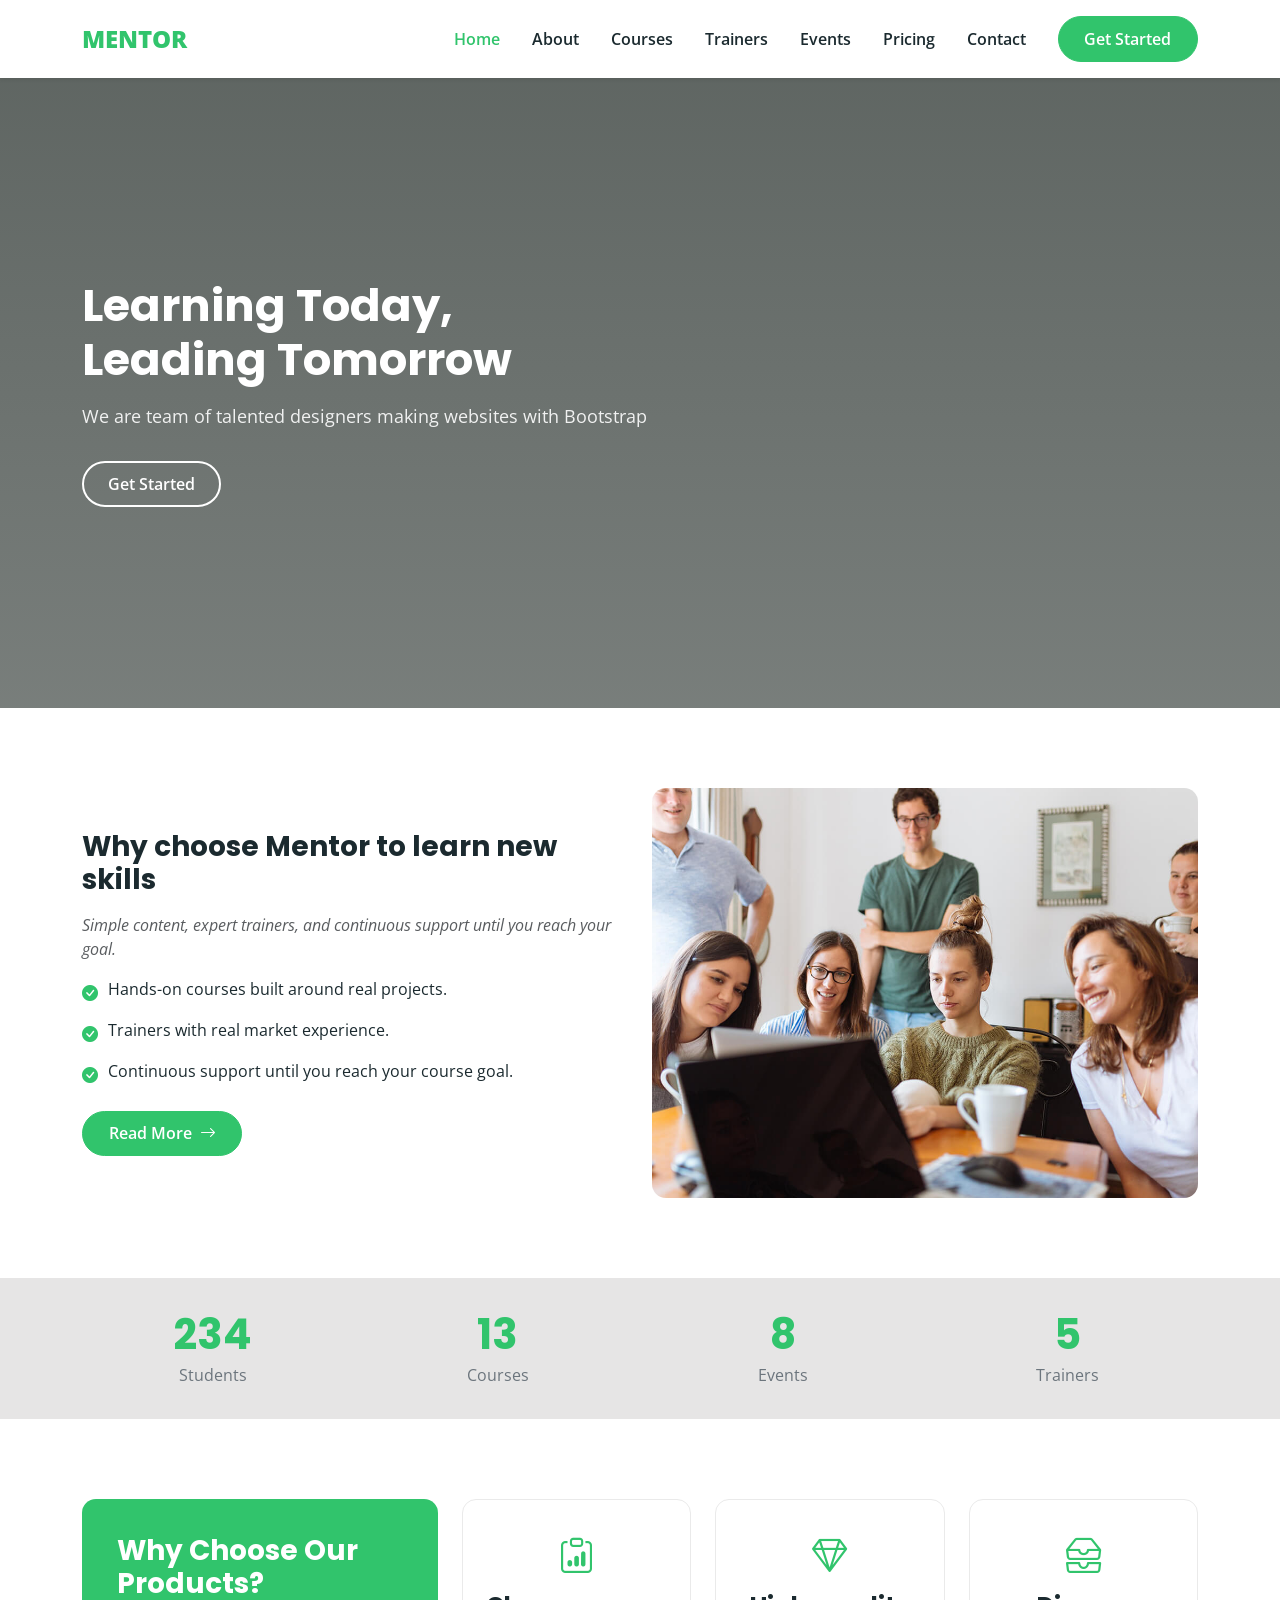
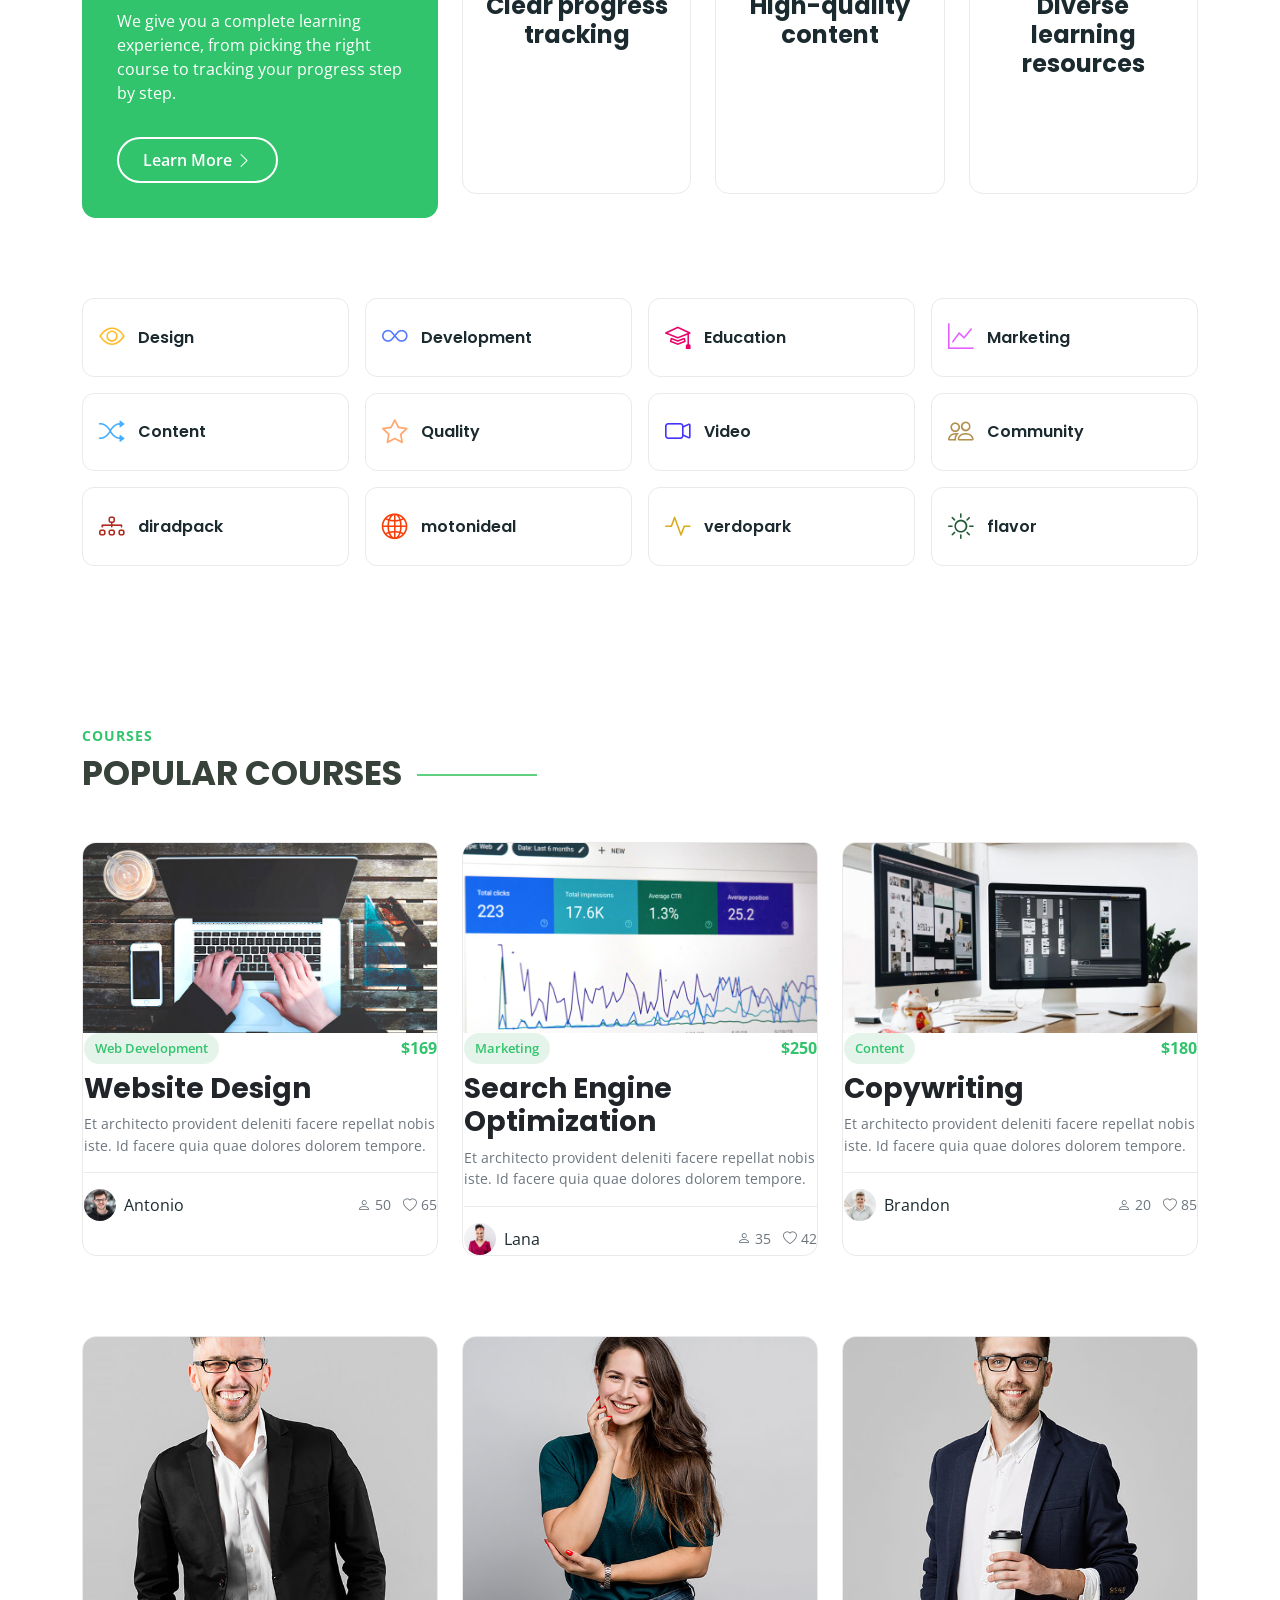
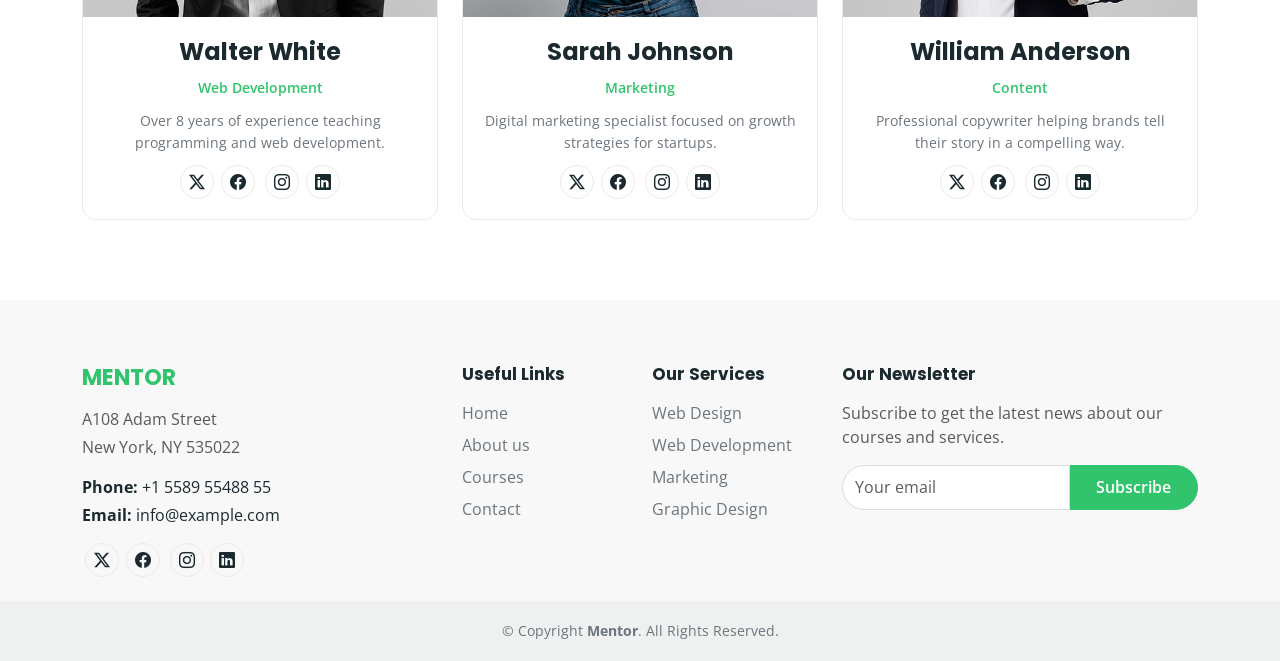
<file: index.html>
<!doctype html>
<html lang="en">

<head>
  <meta charset="UTF-8" />
  <meta name="viewport" content="width=device-width, initial-scale=1.0" />
  <title>Mentor - Learning Today, Leading Tomorrow</title>

  <link href="https://fonts.googleapis.com" rel="preconnect" />
  <link href="https://fonts.gstatic.com" rel="preconnect" crossorigin />
  <link
    href="https://fonts.googleapis.com/css2?family=Poppins:wght@400;500;600;700;800&family=Open+Sans:wght@400;500;600;700&display=swap"
    rel="stylesheet" />

  <link href="assets/vendor/bootstrap/css/bootstrap.min.css" rel="stylesheet" />
  <link href="assets/vendor/bootstrap-icons/bootstrap-icons.min.css" rel="stylesheet" />
  <link href="assets/css/style.css" rel="stylesheet" />
</head>

<body>
  <!-- ===== Navbar ===== -->
  <header>
    <nav class="navbar navbar-expand-lg bg-white sticky-top shadow-sm py-3">
      <div class="container">
        <a class="navbar-brand" href="index.html">MENTOR</a>
        <button class="navbar-toggler" type="button" data-bs-toggle="collapse" data-bs-target="#navMain">
          <span class="navbar-toggler-icon"></span>
        </button>
        <div class="collapse navbar-collapse" id="navMain">
          <ul class="navbar-nav ms-auto me-4 gap-lg-3">
            <li class="nav-item">
              <a class="nav-link active" href="index.html">Home</a>
            </li>
            <li class="nav-item">
              <a class="nav-link" href="about.html">About</a>
            </li>
            <li class="nav-item">
              <a class="nav-link" href="courses.html">Courses</a>
            </li>
            <li class="nav-item">
              <a class="nav-link" href="trainers.html">Trainers</a>
            </li>
            <li class="nav-item">
              <a class="nav-link" href="events.html">Events</a>
            </li>
            <li class="nav-item">
              <a class="nav-link" href="pricing.html">Pricing</a>
            </li>
            <li class="nav-item">
              <a class="nav-link" href="contact.html">Contact</a>
            </li>
          </ul>
          <a href="courses.html" class="btn btn-brand">Get Started</a>
        </div>
      </div>
    </nav>
  </header>
  <!-- ===== Hero ===== -->
  <section class="hero p-0">
    <div class="container">
      <div class="col-lg-7">
        <h2 class="fw-bold">Learning Today,<br />Leading Tomorrow</h2>
        <p>
          We are team of talented designers making websites with Bootstrap
        </p>
        <a href="courses.html" class="btn btn-outline-brand">Get Started</a>
      </div>
    </div>
  </section>

  <!-- ===== About ===== -->
  <section>
    <div class="container">
      <div class="row align-items-center gy-4">
        <div class="col-lg-6 order-1 order-lg-2">
          <img src="assets/img/about.jpg" class="rounded-img" alt="Our team" />
        </div>
        <div class="col-lg-6 order-2 order-lg-1">
          <h3 class="mb-3">Why choose Mentor to learn new skills</h3>
          <p class="fst-italic text-muted mb-3">
            Simple content, expert trainers, and continuous support until you
            reach your goal.
          </p>
          <ul class="check-list">
            <li>
              <i class="bi bi-check-circle-fill"></i><span>Hands-on courses built around real projects.</span>
            </li>
            <li>
              <i class="bi bi-check-circle-fill"></i><span>Trainers with real market experience.</span>
            </li>
            <li>
              <i class="bi bi-check-circle-fill"></i><span>Continuous support until you reach your course goal.</span>
            </li>
          </ul>
          <a href="about.html" class="btn btn-brand mt-2">Read More <i class="bi bi-arrow-right ms-1"></i></a>
        </div>
      </div>
    </div>
  </section>

  <!-- ===== Counts ===== -->
  <section class="counts">
    <div class="container">
      <div class="row text-center g-4">
        <div class="col-6 col-lg-3">
          <div class="stat">
            <h3 class="counter" data-count="234">0</h3>
            <p>Students</p>
          </div>
        </div>
        <div class="col-6 col-lg-3">
          <div class="stat">
            <h3 class="counter" data-count="13">0</h3>
            <p>Courses</p>
          </div>
        </div>
        <div class="col-6 col-lg-3">
          <div class="stat">
            <h3 class="counter" data-count="8">0</h3>
            <p>Events</p>
          </div>
        </div>
        <div class="col-6 col-lg-3">
          <div class="stat">
            <h3 class="counter" data-count="5">0</h3>
            <p>Trainers</p>
          </div>
        </div>
      </div>
    </div>
  </section>

  <!-- ===== Why Us ===== -->
  <section>
    <div class="container">
      <div class="row g-4">
        <div class="col-lg-4">
          <div class="why-box d-flex flex-column justify-content-center">
            <h3>Why Choose Our Products?</h3>
            <p>
              We give you a complete learning experience, from picking the
              right course to tracking your progress step by step.
            </p>
            <a href="about.html" class="btn btn-outline-brand align-self-start">Learn More <i
                class="bi bi-chevron-right"></i></a>
          </div>
        </div>
        <div class="col-lg-8">
          <div class="row g-4 h-100">
            <div class="col-md-4">
              <div class="icon-box">
                <i class="bi bi-clipboard-data"></i>
                <h4>Clear progress tracking</h4>
              </div>
            </div>
            <div class="col-md-4">
              <div class="icon-box">
                <i class="bi bi-gem"></i>
                <h4>High-quality content</h4>
              </div>
            </div>
            <div class="col-md-4">
              <div class="icon-box">
                <i class="bi bi-inboxes"></i>
                <h4>Diverse learning resources</h4>
              </div>
            </div>
          </div>
        </div>
      </div>
    </div>
  </section>

  <!-- ===== Features ===== -->
  <section class="pt-0">
    <div class="container">
      <div class="row g-3">
        <div class="col-lg-3 col-md-4 col-6">
          <div class="feature-item">
            <i class="bi bi-eye" style="color: #ffbb2c"></i>
            <h3>Design</h3>
          </div>
        </div>
        <div class="col-lg-3 col-md-4 col-6">
          <div class="feature-item">
            <i class="bi bi-infinity" style="color: #5578ff"></i>
            <h3>Development</h3>
          </div>
        </div>
        <div class="col-lg-3 col-md-4 col-6">
          <div class="feature-item">
            <i class="bi bi-mortarboard" style="color: #e80368"></i>
            <h3>Education</h3>
          </div>
        </div>
        <div class="col-lg-3 col-md-4 col-6">
          <div class="feature-item">
            <i class="bi bi-graph-up" style="color: #e361ff"></i>
            <h3>Marketing</h3>
          </div>
        </div>
        <div class="col-lg-3 col-md-4 col-6">
          <div class="feature-item">
            <i class="bi bi-shuffle" style="color: #47aeff"></i>
            <h3>Content</h3>
          </div>
        </div>
        <div class="col-lg-3 col-md-4 col-6">
          <div class="feature-item">
            <i class="bi bi-star" style="color: #ffa76e"></i>
            <h3>Quality</h3>
          </div>
        </div>
        <div class="col-lg-3 col-md-4 col-6">
          <div class="feature-item">
            <i class="bi bi-camera-video" style="color: #4233ff"></i>
            <h3>Video</h3>
          </div>
        </div>
        <div class="col-lg-3 col-md-4 col-6">
          <div class="feature-item">
            <i class="bi bi-people" style="color: #b2904f"></i>
            <h3>Community</h3>
          </div>
        </div>
        <div class="col-lg-3 col-md-4 col-6">
          <div class="feature-item">
            <i class="bi bi-diagram-3" style="color: #b12a20"></i>
            <h3>diradpack</h3>
          </div>
        </div>
        <div class="col-lg-3 col-md-4 col-6">
          <div class="feature-item">
            <i class="bi bi-globe2" style="color: #f93f0b"></i>
            <h3>motonideal</h3>
          </div>
        </div>
        <div class="col-lg-3 col-md-4 col-6">
          <div class="feature-item">
            <i class="bi bi-activity" style="color: #dcab19"></i>
            <h3>verdopark</h3>
          </div>
        </div>
        <div class="col-lg-3 col-md-4 col-6">
          <div class="feature-item">
            <i class="bi bi-brightness-high" style="color: #235935"></i>
            <h3>flavor</h3>
          </div>
        </div>
      </div>
    </div>
  </section>

  <!-- ===== Courses preview ===== -->
  <section id="courses">
    <div class="container">
      <div class="section-title">
        <span class="eyebrow">Courses</span>
        <h2>Popular Courses</h2>
      </div>
      <div class="row g-4">
        <div class="col-lg-4 col-md-6">
          <div class="card-custom">
            <img src="assets/img/course-1.jpg" alt="Website Design" />
            <div class="card-body-custom">
              <div class="d-flex justify-content-between align-items-center mb-2">
                <span class="badge-cat">Web Development</span><span class="price">$169</span>
              </div>
              <h3>
                <a href="courses.html" class="text-dark">Website Design</a>
              </h3>
              <p class="course-desc">
                Et architecto provident deleniti facere repellat nobis iste.
                Id facere quia quae dolores dolorem tempore.
              </p>
              <div class="trainer-row">
                <div class="d-flex align-items-center gap-2">
                  <img src="assets/img/trainer-1-2.jpg" alt="Antonio" /><span>Antonio</span>
                </div>
                <div class="trainer-meta">
                  <i class="bi bi-person"></i> 50 &nbsp;
                  <i class="bi bi-heart"></i> 65
                </div>
              </div>
            </div>
          </div>
        </div>
        <div class="col-lg-4 col-md-6">
          <div class="card-custom">
            <img src="assets/img/course-2.jpg" alt="SEO" />
            <div class="card-body-custom">
              <div class="d-flex justify-content-between align-items-center mb-2">
                <span class="badge-cat">Marketing</span><span class="price">$250</span>
              </div>
              <h3>
                <a href="courses.html" class="text-dark">Search Engine Optimization</a>
              </h3>
              <p class="course-desc">
                Et architecto provident deleniti facere repellat nobis iste.
                Id facere quia quae dolores dolorem tempore.
              </p>
              <div class="trainer-row">
                <div class="d-flex align-items-center gap-2">
                  <img src="assets/img/trainer-2-2.jpg" alt="Lana" /><span>Lana</span>
                </div>
                <div class="trainer-meta">
                  <i class="bi bi-person"></i> 35 &nbsp;
                  <i class="bi bi-heart"></i> 42
                </div>
              </div>
            </div>
          </div>
        </div>
        <div class="col-lg-4 col-md-6">
          <div class="card-custom">
            <img src="assets/img/course-3.jpg" alt="Copywriting" />
            <div class="card-body-custom">
              <div class="d-flex justify-content-between align-items-center mb-2">
                <span class="badge-cat">Content</span><span class="price">$180</span>
              </div>
              <h3>
                <a href="courses.html" class="text-dark">Copywriting</a>
              </h3>
              <p class="course-desc">
                Et architecto provident deleniti facere repellat nobis iste.
                Id facere quia quae dolores dolorem tempore.
              </p>
              <div class="trainer-row">
                <div class="d-flex align-items-center gap-2">
                  <img src="assets/img/trainer-3-2.jpg" alt="Brandon" /><span>Brandon</span>
                </div>
                <div class="trainer-meta">
                  <i class="bi bi-person"></i> 20 &nbsp;
                  <i class="bi bi-heart"></i> 85
                </div>
              </div>
            </div>
          </div>
        </div>
      </div>
    </div>
  </section>

  <!-- ===== Trainers preview ===== -->
  <section class="pt-0" id="trainers">
    <div class="container">
      <div class="row g-4">
        <div class="col-lg-4 col-md-6">
          <div class="trainer-card">
            <img src="assets/img/trainer-1.jpg" alt="Walter White" />
            <div class="body">
              <h4>Walter White</h4>
              <span>Web Development</span>
              <p>
                Over 8 years of experience teaching programming and web
                development.
              </p>
              <div class="social-mini">
                <a href="#"><i class="bi bi-twitter-x"></i></a><a href="#"><i class="bi bi-facebook"></i></a>
                <a href="#"><i class="bi bi-instagram"></i></a><a href="#"><i class="bi bi-linkedin"></i></a>
              </div>
            </div>
          </div>
        </div>
        <div class="col-lg-4 col-md-6">
          <div class="trainer-card">
            <img src="assets/img/trainer-2.jpg" alt="Sarah Johnson" />
            <div class="body">
              <h4>Sarah Johnson</h4>
              <span>Marketing</span>
              <p>
                Digital marketing specialist focused on growth strategies for
                startups.
              </p>
              <div class="social-mini">
                <a href="#"><i class="bi bi-twitter-x"></i></a><a href="#"><i class="bi bi-facebook"></i></a>
                <a href="#"><i class="bi bi-instagram"></i></a><a href="#"><i class="bi bi-linkedin"></i></a>
              </div>
            </div>
          </div>
        </div>
        <div class="col-lg-4 col-md-6">
          <div class="trainer-card">
            <img src="assets/img/trainer-3.jpg" alt="William Anderson" />
            <div class="body">
              <h4>William Anderson</h4>
              <span>Content</span>
              <p>
                Professional copywriter helping brands tell their story in a
                compelling way.
              </p>
              <div class="social-mini">
                <a href="#"><i class="bi bi-twitter-x"></i></a><a href="#"><i class="bi bi-facebook"></i></a>
                <a href="#"><i class="bi bi-instagram"></i></a><a href="#"><i class="bi bi-linkedin"></i></a>
              </div>
            </div>
          </div>
        </div>
      </div>
    </div>
  </section>

  <!-- ===== Footer ===== -->
  <footer id="contact">
    <div class="container">
      <div class="row g-4">
        <div class="col-lg-4 col-md-6">
          <h4 class="footer-brand">MENTOR</h4>
          <p class="text-muted mb-1 mt-3">A108 Adam Street</p>
          <p class="text-muted mb-3">New York, NY 535022</p>
          <p class="mb-1"><strong>Phone:</strong> +1 5589 55488 55</p>
          <p><strong>Email:</strong> info@example.com</p>
          <div class="social-mini mt-3">
            <a href="#"><i class="bi bi-twitter-x"></i></a><a href="#"><i class="bi bi-facebook"></i></a>
            <a href="#"><i class="bi bi-instagram"></i></a><a href="#"><i class="bi bi-linkedin"></i></a>
          </div>
        </div>
        <div class="col-lg-2 col-md-3 col-6">
          <h4>Useful Links</h4>
          <ul>
            <li><a href="index.html">Home</a></li>
            <li><a href="about.html">About us</a></li>
            <li><a href="courses.html">Courses</a></li>
            <li><a href="contact.html">Contact</a></li>
          </ul>
        </div>
        <div class="col-lg-2 col-md-3 col-6">
          <h4>Our Services</h4>
          <ul>
            <li><a href="#">Web Design</a></li>
            <li><a href="#">Web Development</a></li>
            <li><a href="#">Marketing</a></li>
            <li><a href="#">Graphic Design</a></li>
          </ul>
        </div>
        <div class="col-lg-4 col-md-12">
          <h4>Our Newsletter</h4>
          <p class="text-muted">
            Subscribe to get the latest news about our courses and services.
          </p>
          <div class="d-flex newsletter-form">
            <input type="email" class="form-control" placeholder="Your email" required />
            <button class="btn btn-brand" type="submit">Subscribe</button>
          </div>
        </div>
      </div>
    </div>
    <div class="footer-bottom mt-4">
      <p class="mb-0">
        &copy; Copyright <strong>Mentor</strong>. All Rights Reserved.
      </p>
    </div>
  </footer>

  <script src="assets/vendor/bootstrap/js/bootstrap.bundle.min.js"></script>
  <script src="assets/js/counter.js"></script>
</body>

</html>
</file>
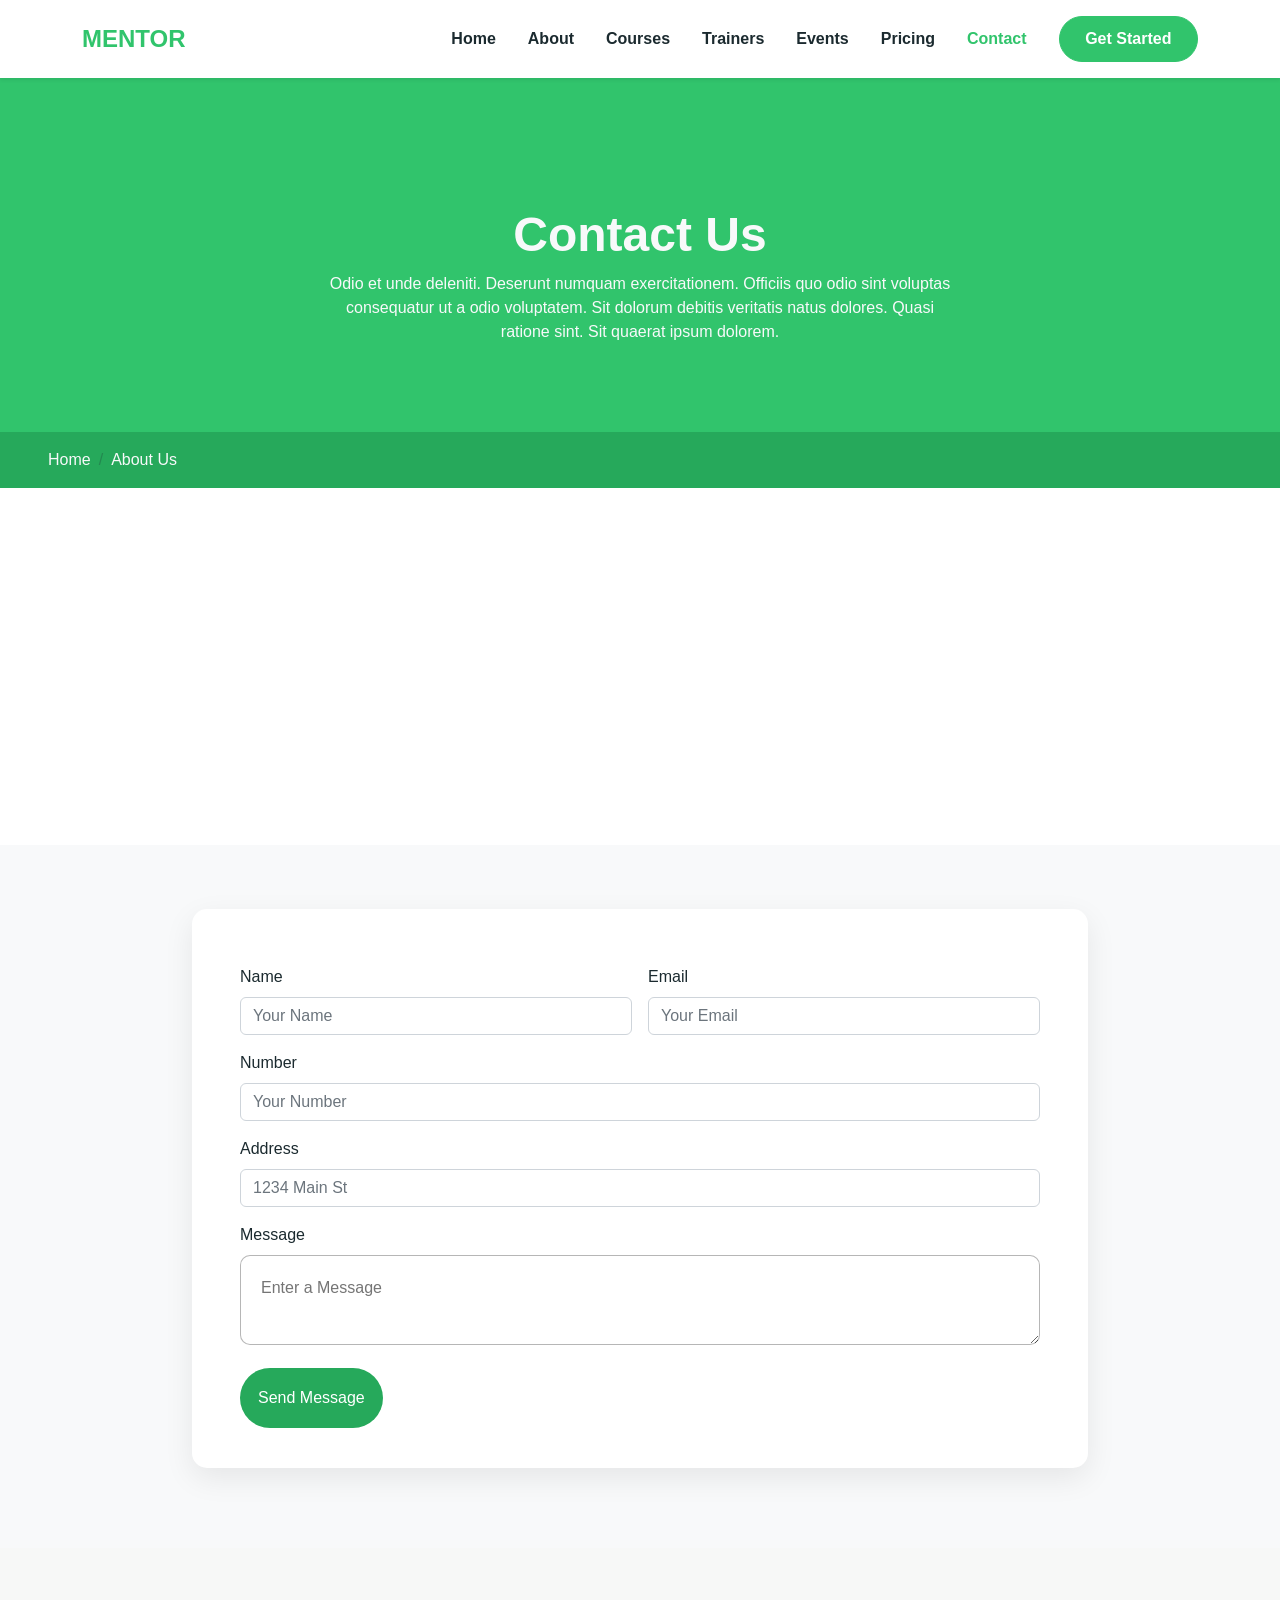
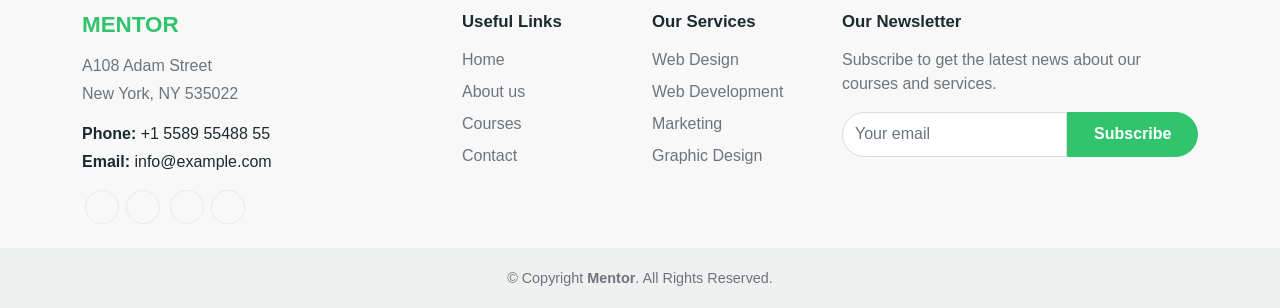
<file: contact.html>
<!doctype html>
<html lang="en">

<head>
  <meta charset="UTF-8" />
  <meta name="viewport" content="width=device-width, initial-scale=1.0" />
  <title>Contact Page</title>
  <!-- bootstrap -->
  <link rel="stylesheet" href="assets/css/bootstrap.min.css" />
  <!-- css -->
  <link rel="stylesheet" href="assets/css/style.css" />
</head>
<body>
  <!-- header -->
  <header>
    <!-- navbar -->
    <nav class="navbar navbar-expand-lg bg-white sticky-top shadow-sm py-3">
      <div class="container">
        <a class="navbar-brand" href="index.html">MENTOR</a>
        <button class="navbar-toggler" type="button" data-bs-toggle="collapse" data-bs-target="#navMain">
          <span class="navbar-toggler-icon"></span>
        </button>
        <div class="collapse navbar-collapse" id="navMain">
          <ul class="navbar-nav ms-auto me-4 gap-lg-3">
            <li class="nav-item">
              <a class="nav-link" href="index.html">Home</a>
            </li>
            <li class="nav-item">
              <a class="nav-link" href="about.html">About</a>
            </li>
            <li class="nav-item">
              <a class="nav-link" href="courses.html">Courses</a>
            </li>
            <li class="nav-item">
              <a class="nav-link" href="trainers.html">Trainers</a>
            </li>
            <li class="nav-item">
              <a class="nav-link" href="events.html">Events</a>
            </li>
            <li class="nav-item">
              <a class="nav-link" href="pricing.html">Pricing</a>
            </li>
            <li class="nav-item">
              <a class="nav-link active" href="contact.html">Contact</a>
            </li>
          </ul>
          <a href="courses.html" class="btn btn-brand">Get Started</a>
        </div>
      </div>
    </nav>
  </header>
  <!-- main -->
  <main>
    <!-- contact section -->
    <section id="contact-section" class="position-relative">
      <div class="contact-content m-auto w-50 text-light py-5" id="contact-content">
        <h3>Contact Us</h3>
        <p>
          Odio et unde deleniti. Deserunt numquam exercitationem. Officiis quo
          odio sint voluptas consequatur ut a odio voluptatem. Sit dolorum
          debitis veritatis natus dolores. Quasi ratione sint. Sit quaerat
          ipsum dolorem.
        </p>
      </div>
      <div class="contact bottom-0 h-10 position-absolute b-0 w-100">
        <div class="contact-link d-flex m-auto px-5 py-3">
          <a href="index.html" class="text-decoration-none text-light">Home</a>
          <span class="opacity-25 mx-2">/</span>
          <a href="about.html" class="text-decoration-none text-light">About Us</a>
        </div>
      </div>
    </section>
    <iframe
      src="https://www.google.com/maps/embed?pb=!1m18!1m12!1m3!1d12768100.139432378!2d45.73859625813908!3d38.621004923131636!2m3!1f0!2f0!3f0!3m2!1i1024!2i768!4f13.1!3m3!1m2!1s0x14b0155c964f2671%3A0x40d9dbd42a625f2a!2z2KrYsdmD2YrYpw!5e0!3m2!1sar!2seg!4v1784967659749!5m2!1sar!2seg"
      width="100%" height="350" style="border: 0" allowfullscreen="" loading="lazy"
      referrerpolicy="strict-origin-when-cross-origin"></iframe>

    <!-- form section -->
    <section id="form-section" class="d-flex justify-content-center">
      <form class="row g-3">
        <div class="col-md-6">
          <label for="inputName" class="form-label">Name</label>
          <input type="text" class="form-control" id="inputName" placeholder="Your Name" name="Name" />
        </div>
        <div class="col-md-6">
          <label for="inputEmail" class="form-label">Email</label>
          <input type="email" class="form-control" id="inputEmail" placeholder="Your Email" name="Email" />
        </div>
        <div class="col-12">
          <label for="inputAddress" class="form-label">Number</label>
          <input type="text" class="form-control" id="inputNumber" placeholder="Your Number" name="Number" />
        </div>
        <div class="col-12">
          <label for="inputAddress" class="form-label">Address</label>
          <input type="text" class="form-control" id="inputAddress" placeholder="1234 Main St" name="Address" />
        </div>
        <div class="col-12">
          <label for="inputtext" class="form-label">Message</label><br />
          <textarea name="message" class="w-100" placeholder="Enter a Message"></textarea>
        </div>
        <div class="col-12">
          <button type="submit" class="btn btn-primary">Send Message</button>
        </div>
      </form>
    </section>
  </main>

  <!-- footer -->
  <footer id="contact">
    <div class="container">
      <div class="row g-4">
        <div class="col-lg-4 col-md-6">
          <h4 class="footer-brand">MENTOR</h4>
          <p class="text-muted mb-1 mt-3">A108 Adam Street</p>
          <p class="text-muted mb-3">New York, NY 535022</p>
          <p class="mb-1"><strong>Phone:</strong> +1 5589 55488 55</p>
          <p><strong>Email:</strong> info@example.com</p>
          <div class="social-mini mt-3">
            <a href="#"><i class="bi bi-twitter-x"></i></a><a href="#"><i class="bi bi-facebook"></i></a>
            <a href="#"><i class="bi bi-instagram"></i></a><a href="#"><i class="bi bi-linkedin"></i></a>
          </div>
        </div>
        <div class="col-lg-2 col-md-3 col-6">
          <h4>Useful Links</h4>
          <ul>
            <li><a href="index.html">Home</a></li>
            <li><a href="about.html">About us</a></li>
            <li><a href="courses.html">Courses</a></li>
            <li><a href="contact.html">Contact</a></li>
          </ul>
        </div>
        <div class="col-lg-2 col-md-3 col-6">
          <h4>Our Services</h4>
          <ul>
            <li><a href="#">Web Design</a></li>
            <li><a href="#">Web Development</a></li>
            <li><a href="#">Marketing</a></li>
            <li><a href="#">Graphic Design</a></li>
          </ul>
        </div>
        <div class="col-lg-4 col-md-12">
          <h4>Our Newsletter</h4>
          <p class="text-muted">
            Subscribe to get the latest news about our courses and services.
          </p>
          <div class="d-flex newsletter-form">
            <input type="email" class="form-control" placeholder="Your email" required />
            <button class="btn btn-brand" type="submit">Subscribe</button>
          </div>
        </div>
      </div>
    </div>
    <div class="footer-bottom mt-4">
      <p class="mb-0">
        &copy; Copyright <strong>Mentor</strong>. All Rights Reserved.
      </p>
    </div>
  </footer>
  <script src="assets/vendor/bootstrap/js/bootstrap.bundle.min.js"></script>
</body>
</html>
</file>
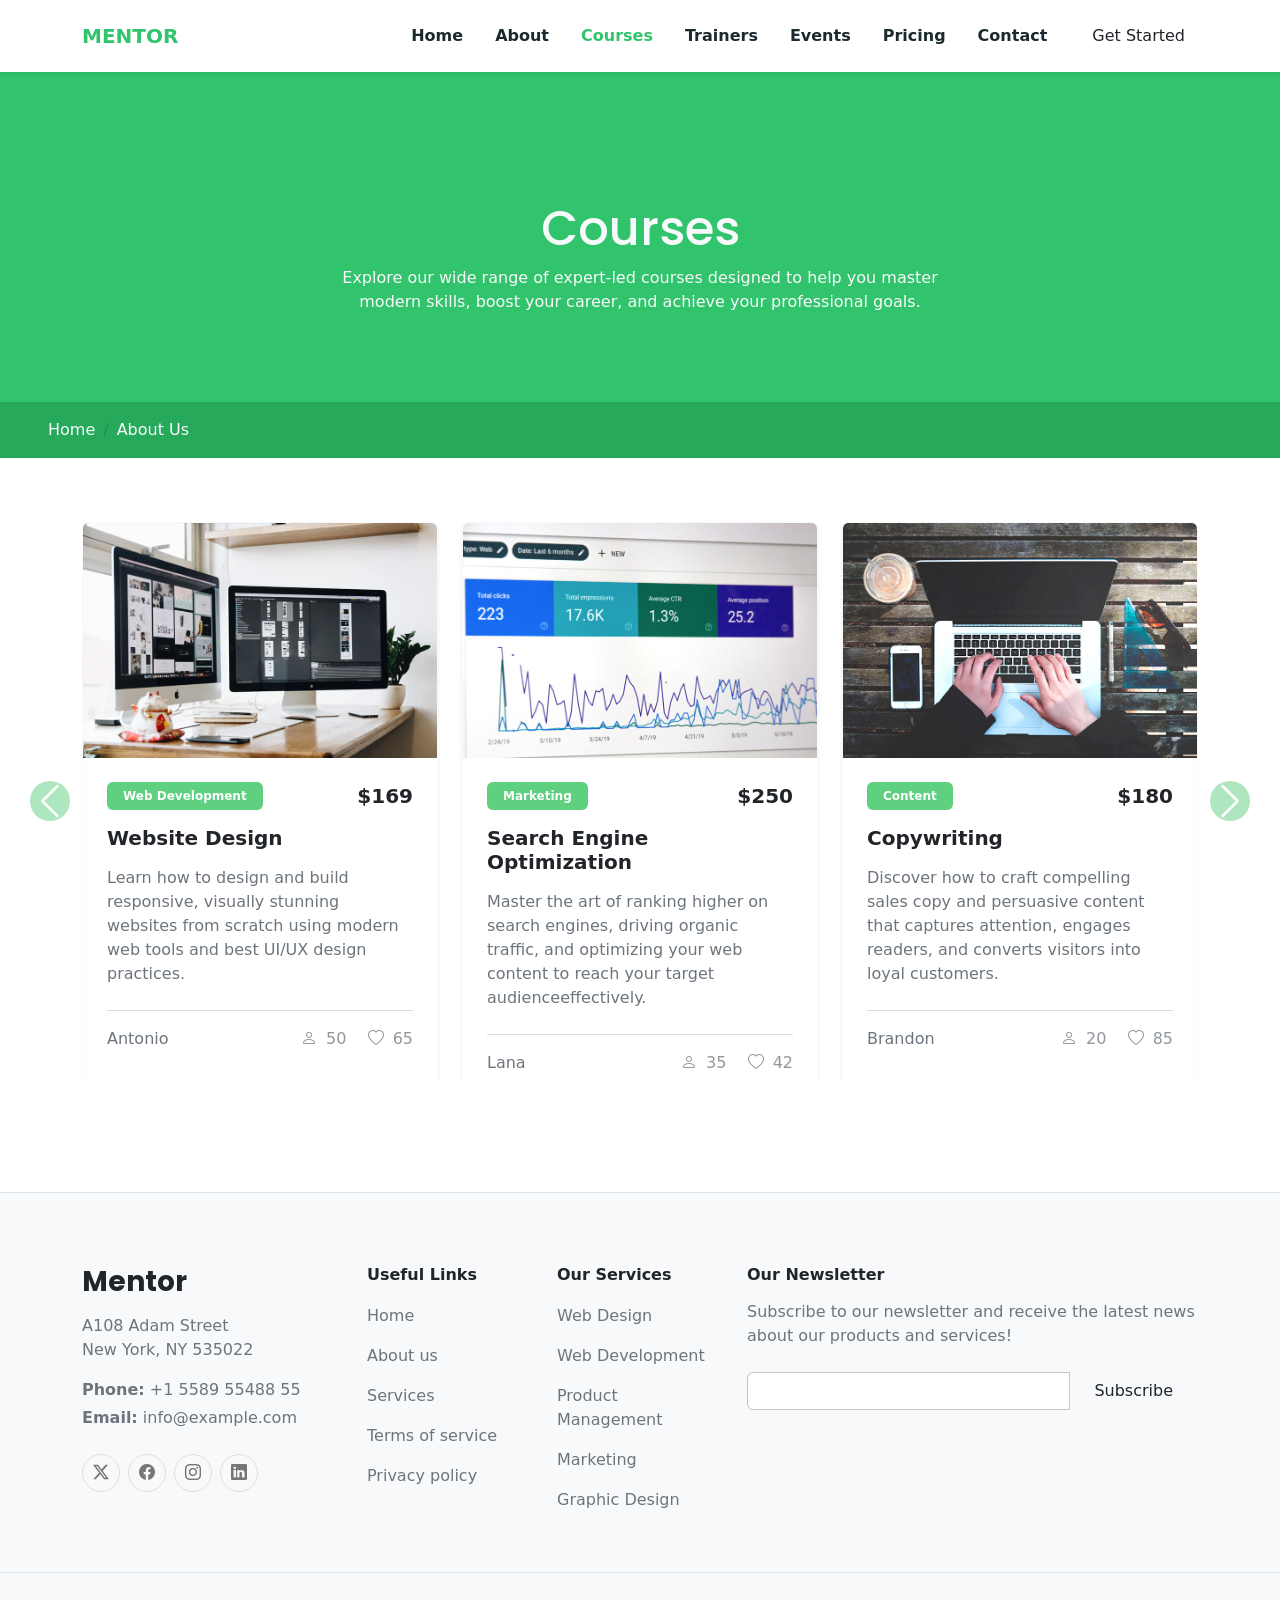
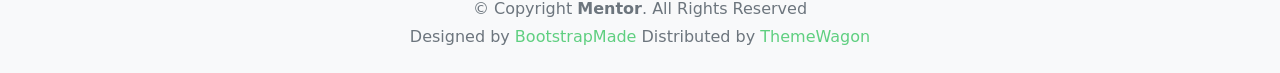
<file: courses.html>
<!doctype html>
<html lang="en">
  <head>
    <meta charset="UTF-8" />
    <meta name="viewport" content="width=device-width, initial-scale=1.0" />
    <title>Mentor - Courses</title>
    <link
      href="https://cdn.jsdelivr.net/npm/bootstrap@5.3.0/dist/css/bootstrap.min.css"
      rel="stylesheet"
    />
    <link
      rel="stylesheet"
      href="https://cdn.jsdelivr.net/npm/bootstrap-icons@1.11.0/font/bootstrap-icons.css"
    />
    <link href="https://fonts.googleapis.com" rel="preconnect" />
    <link rel="stylesheet" href="assets/css/style.css" />
    <link href="https://fonts.gstatic.com" rel="preconnect" crossorigin />
    <link
      href="https://fonts.googleapis.com/css2?family=Poppins:wght@400;500;600;700;800&family=Open+Sans:wght@400;500;600;700&display=swap"
      rel="stylesheet"
    />
    <link rel="stylesheet" href="assets/css/bootstrap.min.css">
  </head>
  <body>
    <!-- 1. Header / Navbar -->
    <!-- header -->
    <header>
      <!-- navbar -->
      <nav class="navbar navbar-expand-lg bg-white sticky-top shadow-sm py-3">
        <div class="container">
          <a class="navbar-brand" href="index.html">MENTOR</a>
          <button
            class="navbar-toggler"
            type="button"
            data-bs-toggle="collapse"
            data-bs-target="#navMain"
          >
            <span class="navbar-toggler-icon"></span>
          </button>
          <div class="collapse navbar-collapse" id="navMain">
            <ul class="navbar-nav ms-auto me-4 gap-lg-3">
              <li class="nav-item">
                <a class="nav-link" href="index.html">Home</a>
              </li>
              <li class="nav-item">
                <a class="nav-link" href="about.html">About</a>
              </li>
              <li class="nav-item">
                <a class="nav-link active" href="courses.html">Courses</a>
              </li>
              <li class="nav-item">
                <a class="nav-link" href="trainers.html">Trainers</a>
              </li>
              <li class="nav-item">
                <a class="nav-link" href="events.html">Events</a>
              </li>
              <li class="nav-item">
                <a class="nav-link" href="pricing.html">Pricing</a>
              </li>
              <li class="nav-item">
                <a class="nav-link" href="contact.html">Contact</a>
              </li>
            </ul>
            <a href="courses.html" class="btn btn-brand">Get Started</a>
          </div>
        </div>
      </nav>
    </header>

    <main class="position-relative">
    <section id="about-section">
        <div class="about-content contact-content m-auto w-50 text-light py-5" id="contact-content">
          <h3>Courses</h3>
          <p>
            Explore our wide range of expert-led courses designed to help you
          master modern skills, boost your career, and achieve your professional
          goals.
          </p>
        </div>
        <div class="about bottom-0 h-10 position-absolute b-0 w-100">
          <div class="about-link d-flex m-auto px-5 py-3">
            <a href="#" class="text-decoration-none text-light" id="link"
              >Home</a
            >
            <span class="opacity-25 mx-2" id="link">/</span>
            <span class="text-light" id="link">About Us</span>
          </div>
        </div>
      </section>
</main>

    <!-- 4. Courses Cards Slider Section -->
    <section class="py-5 bg-white mb-5">
      <div class="container py-3">
        <div
          id="coursesCarousel"
          class="carousel slide"
          data-bs-ride="carousel"
        >
          <!-- Carousel Indicators -->
          <div class="carousel-indicators">
            <button
              type="button"
              data-bs-target="#coursesCarousel"
              data-bs-slide-to="0"
              class="active"
              aria-current="true"
              aria-label="Slide 1"
            ></button>
            <button
              type="button"
              data-bs-target="#coursesCarousel"
              data-bs-slide-to="1"
              aria-label="Slide 2"
            ></button>
          </div>

          <div class="carousel-inner">
            <!-- Slide 1  -->
            <div class="carousel-item active">
              <div class="row g-4">
                <!-- Card 1 -->
                <div class="col-lg-4 col-md-6">
                  <div class="card h-100 course-card border-light shadow-sm">
                    <div class="overflow-hidden">
                      <img
                        src="assets/img/course-3.jpg"
                        class="card-img-top"
                        alt="Course 1"
                      />
                    </div>
                    <div class="card-body p-4">
                      <div
                        class="d-flex justify-content-between align-items-center mb-3"
                      >
                        <span class="badge bg-mentor px-3 py-2 fw-semibold fs-7"
                          >Web Development</span
                        >
                        <p class="h5 fw-bold text-dark mb-0">$169</p>
                      </div>
                      <h5 class="card-title fw-bold mb-3">
                        <a
                          href="#"
                          class="text-dark text-decoration-none course-title-link"
                          >Website Design</a
                        >
                      </h5>
                      <p class="card-text text-secondary fs-7 mb-4">
                        Learn how to design and build responsive, visually
                        stunning websites from scratch using modern web tools
                        and best UI/UX design practices.
                      </p>
                      <hr class="text-muted opacity-25" />
                      <div
                        class="d-flex justify-content-between align-items-center mt-3"
                      >
                        <div class="d-flex align-items-center gap-2">
                          <span class="fw-medium text-secondary fs-7"
                            >Antonio</span
                          >
                        </div>
                        <div class="text-secondary opacity-75 fs-7">
                          <span class="me-3"
                            ><i class="bi bi-person me-1"></i> 50</span
                          >
                          <span><i class="bi bi-heart me-1"></i> 65</span>
                        </div>
                      </div>
                    </div>
                  </div>
                </div>

                <!-- Card 2 -->
                <div class="col-lg-4 col-md-6">
                  <div class="card h-100 course-card border-light shadow-sm">
                    <div class="overflow-hidden">
                      <img
                        src="assets/img/course-2.jpg"
                        class="card-img-top"
                        alt="Course 2"
                      />
                    </div>
                    <div class="card-body p-4">
                      <div
                        class="d-flex justify-content-between align-items-center mb-3"
                      >
                        <span class="badge bg-mentor px-3 py-2 fw-semibold fs-7"
                          >Marketing</span
                        >
                        <p class="h5 fw-bold text-dark mb-0">$250</p>
                      </div>
                      <h5 class="card-title fw-bold mb-3">
                        <a
                          href="#"
                          class="text-dark text-decoration-none course-title-link"
                          >Search Engine Optimization</a
                        >
                      </h5>
                      <p class="card-text text-secondary fs-7 mb-4">
                        Master the art of ranking higher on search engines,
                        driving organic traffic, and optimizing your web content
                        to reach your target audienceeffectively.
                      </p>
                      <hr class="text-muted opacity-25" />
                      <div
                        class="d-flex justify-content-between align-items-center mt-3"
                      >
                        <div class="d-flex align-items-center gap-2">
                          <span class="fw-medium text-secondary fs-7"
                            >Lana</span
                          >
                        </div>
                        <div class="text-secondary opacity-75 fs-7">
                          <span class="me-3"
                            ><i class="bi bi-person me-1"></i> 35</span
                          >
                          <span><i class="bi bi-heart me-1"></i> 42</span>
                        </div>
                      </div>
                    </div>
                  </div>
                </div>

                <!-- Card 3 -->
                <div class="col-lg-4 col-md-6">
                  <div class="card h-100 course-card border-light shadow-sm">
                    <div class="overflow-hidden">
                      <img
                        src="assets/img/course-1.jpg"
                        class="card-img-top"
                        alt="Course 3"
                      />
                    </div>
                    <div class="card-body p-4">
                      <div
                        class="d-flex justify-content-between align-items-center mb-3"
                      >
                        <span class="badge bg-mentor px-3 py-2 fw-semibold fs-7"
                          >Content</span
                        >
                        <p class="h5 fw-bold text-dark mb-0">$180</p>
                      </div>
                      <h5 class="card-title fw-bold mb-3">
                        <a
                          href="#"
                          class="text-dark text-decoration-none course-title-link"
                          >Copywriting</a
                        >
                      </h5>
                      <p class="card-text text-secondary fs-7 mb-4">
                        Discover how to craft compelling sales copy and
                        persuasive content that captures attention, engages
                        readers, and converts visitors into loyal customers.
                      </p>
                      <hr class="text-muted opacity-25" />
                      <div
                        class="d-flex justify-content-between align-items-center mt-3"
                      >
                        <div class="d-flex align-items-center gap-2">
                          <span class="fw-medium text-secondary fs-7"
                            >Brandon</span
                          >
                        </div>
                        <div class="text-secondary opacity-75 fs-7">
                          <span class="me-3"
                            ><i class="bi bi-person me-1"></i> 20</span
                          >
                          <span><i class="bi bi-heart me-1"></i> 85</span>
                        </div>
                      </div>
                    </div>
                  </div>
                </div>
              </div>
            </div>

            <!-- Slide  -->
            <div class="carousel-item">
              <div class="row g-4">
                <!-- Card 4 -->
                <div class="col-lg-4 col-md-6">
                  <div class="card h-100 course-card border-light shadow-sm">
                    <div class="overflow-hidden">
                      <img
                        src="assets/img/cys.jpg"
                        class="card-img-top"
                        alt="Cybersecurity Course"
                      />
                    </div>
                    <div class="card-body p-4">
                      <div
                        class="d-flex justify-content-between align-items-center mb-3"
                      >
                        <span class="badge bg-mentor px-3 py-2 fw-semibold fs-7"
                          >Security</span
                        >
                        <p class="h5 fw-bold text-dark mb-0">$220</p>
                      </div>
                      <h5 class="card-title fw-bold mb-3">
                        <a
                          href="#"
                          class="text-dark text-decoration-none course-title-link"
                          >Cybersecurity Fundamentals</a
                        >
                      </h5>
                      <p class="card-text text-secondary fs-7 mb-4">
                        Understand the essentials of network security, threat
                        analysis, and data protection to safeguard systems and
                        applications against cyber attacks
                      </p>
                      <hr class="text-muted opacity-25" />
                      <div
                        class="d-flex justify-content-between align-items-center mt-3"
                      >
                        <div class="d-flex align-items-center gap-2">
                          <span class="fw-medium text-secondary fs-7"
                            >Alex</span
                          >
                        </div>
                        <div class="text-secondary opacity-75 fs-7">
                          <span class="me-3"
                            ><i class="bi bi-person me-1"></i> 45</span
                          >
                          <span><i class="bi bi-heart me-1"></i> 90</span>
                        </div>
                      </div>
                    </div>
                  </div>
                </div>

                <!-- Card 5 -->
                <div class="col-lg-4 col-md-6">
                  <div class="card h-100 course-card border-light shadow-sm">
                    <div class="overflow-hidden">
                      <img
                        src="assets/img/fltr.png"
                        class="card-img-top"
                        alt="Flutter Course"
                      />
                    </div>
                    <div class="card-body p-4">
                      <div
                        class="d-flex justify-content-between align-items-center mb-3"
                      >
                        <span class="badge bg-mentor px-3 py-2 fw-semibold fs-7"
                          >Mobile App</span
                        >
                        <p class="h5 fw-bold text-dark mb-0">$195</p>
                      </div>
                      <h5 class="card-title fw-bold mb-3">
                        <a
                          href="#"
                          class="text-dark text-decoration-none course-title-link"
                          >Flutter App Development</a
                        >
                      </h5>
                      <p class="card-text text-secondary fs-7 mb-4">
                        Build high-performance cross-platform mobile
                        applications for both iOS and Android using a single
                        codebase with Flutter and Dart.
                      </p>
                      <hr class="text-muted opacity-25" />
                      <div
                        class="d-flex justify-content-between align-items-center mt-3"
                      >
                        <div class="d-flex align-items-center gap-2">
                          <span class="fw-medium text-secondary fs-7"
                            >Sarah</span
                          >
                        </div>
                        <div class="text-secondary opacity-75 fs-7">
                          <span class="me-3"
                            ><i class="bi bi-person me-1"></i> 60</span
                          >
                          <span><i class="bi bi-heart me-1"></i> 78</span>
                        </div>
                      </div>
                    </div>
                  </div>
                </div>

                <!-- Card 6 -->
                <div class="col-lg-4 col-md-6">
                  <div class="card h-100 course-card border-light shadow-sm">
                    <div class="overflow-hidden">
                      <img
                        src="assets/img/emb.png"
                        class="card-img-top"
                        alt="Embedded Systems Course"
                      />
                    </div>
                    <div class="card-body p-4">
                      <div
                        class="d-flex justify-content-between align-items-center mb-3"
                      >
                        <span class="badge bg-mentor px-3 py-2 fw-semibold fs-7"
                          >Hardware</span
                        >
                        <p class="h5 fw-bold text-dark mb-0">$210</p>
                      </div>
                      <h5 class="card-title fw-bold mb-3">
                        <a
                          href="#"
                          class="text-dark text-decoration-none course-title-link"
                          >Embedded Systems Engineering</a
                        >
                      </h5>
                      <p class="card-text text-secondary fs-7 mb-4">
                        Learn the fundamentals of embedded systems design and
                        development,\ including microcontrollers, real-time
                        operating systems, and hardware-software integration.
                      </p>
                      <hr class="text-muted opacity-25" />
                      <div
                        class="d-flex justify-content-between align-items-center mt-3"
                      >
                        <div class="d-flex align-items-center gap-2">
                          <span class="fw-medium text-secondary fs-7"
                            >David</span
                          >
                        </div>
                        <div class="text-secondary opacity-75 fs-7">
                          <span class="me-3"
                            ><i class="bi bi-person me-1"></i> 30</span
                          >
                          <span><i class="bi bi-heart me-1"></i> 52</span>
                        </div>
                      </div>
                    </div>
                  </div>
                </div>
              </div>
            </div>
          </div>

          <!-- Carousel Prev / Next Controls -->
          <button
            class="carousel-control-prev d-none d-lg-flex"
            type="button"
            data-bs-target="#coursesCarousel"
            data-bs-slide="prev"
            style="width: 5%; left: -60px"
          >
            <span class="carousel-control-prev-icon" aria-hidden="true"></span>
            <span class="visually-hidden">Previous</span>
          </button>
          <button
            class="carousel-control-next d-none d-lg-flex"
            type="button"
            data-bs-target="#coursesCarousel"
            data-bs-slide="next"
            style="width: 5%; right: -60px"
          >
            <span class="carousel-control-next-icon" aria-hidden="true"></span>
            <span class="visually-hidden">Next</span>
          </button>
        </div>
      </div>
    </section>

    <!-- 5. Footer -->
    <footer class="bg-light pt-5 border-top">
      <div class="container py-4">
        <div class="row g-4 text-dark">
          <!-- Column 1: Infos -->
          <div class="col-lg-3 col-md-6">
            <h3 class="fw-bold mb-3 fs-3 text-dark">Mentor</h3>
            <p class="text-secondary fs-7 mb-3">
              A108 Adam Street<br />
              New York, NY 535022
            </p>
            <p class="text-secondary fs-7 mb-1">
              <strong>Phone:</strong> +1 5589 55488 55
            </p>
            <p class="text-secondary fs-7 mb-4">
              <strong>Email:</strong> info@example.com
            </p>
            <div class="d-flex gap-2">
              <a href="#" class="social-btn"><i class="bi bi-twitter-x"></i></a>
              <a href="#" class="social-btn"><i class="bi bi-facebook"></i></a>
              <a href="#" class="social-btn"><i class="bi bi-instagram"></i></a>
              <a href="#" class="social-btn"><i class="bi bi-linkedin"></i></a>
            </div>
          </div>

          <!-- Column 2 -->
          <div class="col-lg-2 col-md-6 footer-links">
            <h6 class="fw-bold mb-3 text-dark">Useful Links</h6>
            <ul class="list-unstyled fs-7">
              <li class="py-1">
                <a href="#" class="text-secondary text-decoration-none">Home</a>
              </li>
              <li class="py-1">
                <a href="#" class="text-secondary text-decoration-none"
                  >About us</a
                >
              </li>
              <li class="py-1">
                <a href="#" class="text-secondary text-decoration-none"
                  >Services</a
                >
              </li>
              <li class="py-1">
                <a href="#" class="text-secondary text-decoration-none"
                  >Terms of service</a
                >
              </li>
              <li class="py-1">
                <a href="#" class="text-secondary text-decoration-none"
                  >Privacy policy</a
                >
              </li>
            </ul>
          </div>

          <!-- Column 3 -->
          <div class="col-lg-2 col-md-6 footer-links">
            <h6 class="fw-bold mb-3 text-dark">Our Services</h6>
            <ul class="list-unstyled fs-7">
              <li class="py-1">
                <a href="#" class="text-secondary text-decoration-none"
                  >Web Design</a
                >
              </li>
              <li class="py-1">
                <a href="#" class="text-secondary text-decoration-none"
                  >Web Development</a
                >
              </li>
              <li class="py-1">
                <a href="#" class="text-secondary text-decoration-none"
                  >Product Management</a
                >
              </li>
              <li class="py-1">
                <a href="#" class="text-secondary text-decoration-none"
                  >Marketing</a
                >
              </li>
              <li class="py-1">
                <a href="#" class="text-secondary text-decoration-none"
                  >Graphic Design</a
                >
              </li>
            </ul>
          </div>

          <!-- Column 4 -->
          <div class="col-lg-5 col-md-6">
            <h6 class="fw-bold mb-3 text-dark">Our Newsletter</h6>
            <p class="text-secondary fs-7">
              Subscribe to our newsletter and receive the latest news about our
              products and services!
            </p>
            <form class="mt-4">
              <div class="input-group">
                <input
                  type="email"
                  class="form-control rounded-pill-start border-secondary-subtle"
                  placeholder=""
                />
                <button
                  class="btn btn-mentor rounded-pill-end px-4"
                  type="submit"
                >
                  Subscribe
                </button>
              </div>
            </form>
          </div>
        </div>
      </div>

      <!-- Copyright -->
      <div class="bg-light py-4 border-top mt-4 fs-7 text-secondary">
        <div class="container text-center">
          <p class="mb-1">
            © Copyright <strong>Mentor</strong>. All Rights Reserved
          </p>
          <div>
            Designed by
            <a href="#" class="text-mentor text-decoration-none"
              >BootstrapMade</a
            >
            Distributed by
            <a href="#" class="text-mentor text-decoration-none">ThemeWagon</a>
          </div>
        </div>
      </div>
    </footer>

    <script src="https://cdn.jsdelivr.net/npm/bootstrap@5.3.0/dist/js/bootstrap.bundle.min.js"></script>
  </body>
</html>
</file>
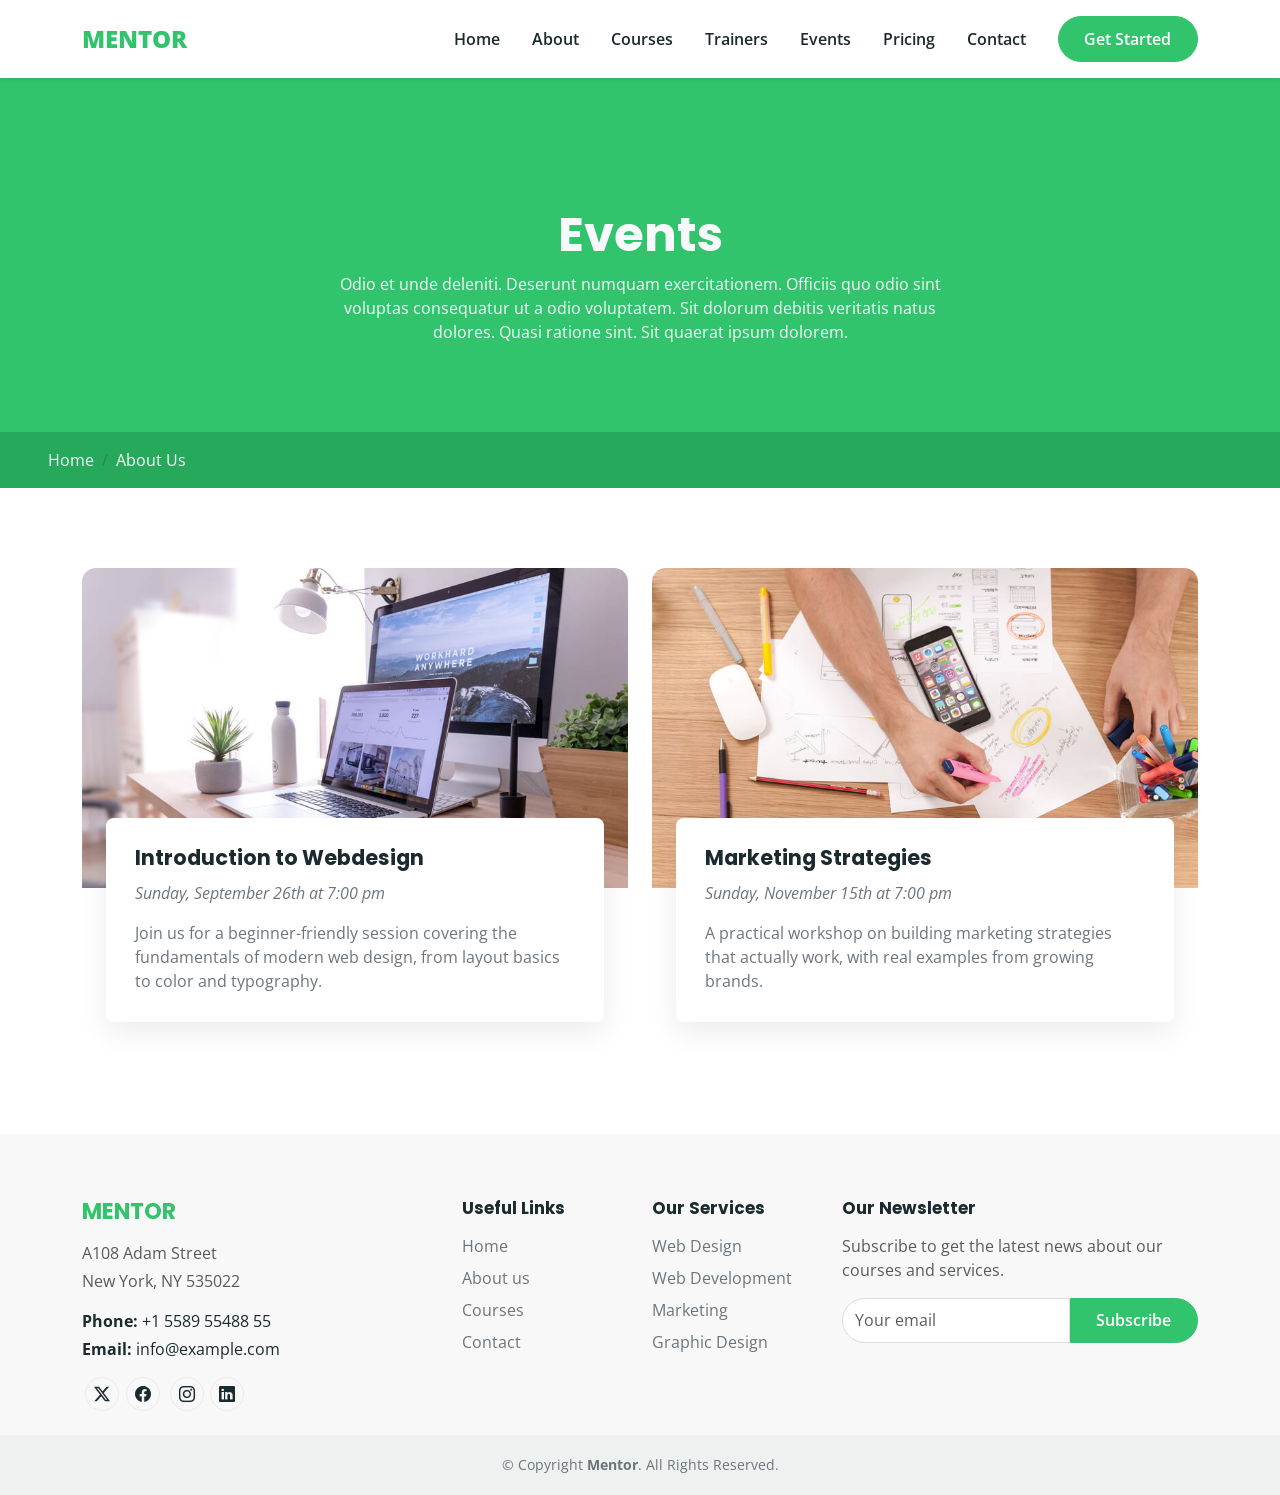
<file: events.html>
<!DOCTYPE html>
<html lang="en">

<head>
  <meta charset="UTF-8">
  <meta name="viewport" content="width=device-width, initial-scale=1.0">
  <title>Events - Mentor</title>
  <!-- google fonts -->
  <link href="https://fonts.googleapis.com" rel="preconnect">
  <link href="https://fonts.gstatic.com" rel="preconnect" crossorigin>
  <link
    href="https://fonts.googleapis.com/css2?family=Poppins:wght@400;500;600;700;800&family=Open+Sans:wght@400;500;600;700&display=swap"
    rel="stylesheet">
<!-- bootstrap -->
  <link rel="stylesheet" href="assets/css/bootstrap.min.css">
  <link href="https://cdn.jsdelivr.net/npm/bootstrap@5.3.3/dist/css/bootstrap.min.css" rel="stylesheet">
  <link href="https://cdn.jsdelivr.net/npm/bootstrap-icons@1.11.3/font/bootstrap-icons.css" rel="stylesheet">
  <!-- css -->
  <link rel="stylesheet" href="assets/css/events.css">
  <link rel="stylesheet" href="assets/css/style.css">
</head>
<body>
  <!-- ===== Navbar ===== -->
  <header>
    <!-- navbar -->
    <nav class="navbar navbar-expand-lg bg-white sticky-top shadow-sm py-3">
      <div class="container">
        <a class="navbar-brand" href="index.html">MENTOR</a>
        <button class="navbar-toggler" type="button" data-bs-toggle="collapse" data-bs-target="#navMain">
          <span class="navbar-toggler-icon"></span>
        </button>
        <div class="collapse navbar-collapse" id="navMain">
          <ul class="navbar-nav ms-auto me-4 gap-lg-3">
            <li class="nav-item">
              <a class="nav-link" href="index.html">Home</a>
            </li>
            <li class="nav-item">
              <a class="nav-link" href="about.html">About</a>
            </li>
            <li class="nav-item">
              <a class="nav-link" href="courses.html">Courses</a>
            </li>
            <li class="nav-item">
              <a class="nav-link" href="trainers.html">Trainers</a>
            </li>
            <li class="nav-item active">
              <a class="nav-link" href="events.html">Events</a>
            </li>
            <li class="nav-item">
              <a class="nav-link" href="pricing.html">Pricing</a>
            </li>
            <li class="nav-item">
              <a class="nav-link" href="contact.html">Contact</a>
            </li>
          </ul>
          <a href="courses.html" class="btn btn-brand">Get Started</a>
        </div>
      </div>
    </nav>
  </header>

  <!-- main -->
  <main class="position-relative">
    <!-- about-section -->
    <section id="about-section">
      <div class="about-content contact-content m-auto w-50 text-light py-5" id="contact-content">
        <h3>Events</h3>
        <p>
          Odio et unde deleniti. Deserunt numquam exercitationem. Officiis quo odio sint voluptas consequatur ut a odio
          voluptatem. Sit dolorum debitis veritatis natus dolores. Quasi ratione sint. Sit quaerat ipsum dolorem.
        </p>
      </div>
      <div class="about bottom-0 h-10 position-absolute b-0 w-100">
        <div class="about-link d-flex m-auto px-5 py-3">
          <a href="#" class="text-decoration-none text-light" id="link">Home</a>
          <span class="opacity-25 mx-2" id="link">/</span>
          <span class="text-light" id="link">About Us</span>
        </div>
      </div>
    </section>
  </main>

  <!-- ===== Events ===== -->
  <section>
    <div class="container">
      <div class="row g-4">

        <div class="col-lg-6">
          <div class="event-block">
            <img src="assets/img/events-item-1.jpg" class="event-photo" alt="Introduction to webdesign">
            <div class="event-content">
              <h3>Introduction to Webdesign</h3>
              <span class="event-date-line">Sunday, September 26th at 7:00 pm</span>
              <p>Join us for a beginner-friendly session covering the fundamentals of modern web design, from layout
                basics to color and typography.</p>
            </div>
          </div>
        </div>

        <div class="col-lg-6">
          <div class="event-block">
            <img src="assets/img/events-item-2.jpg" class="event-photo" alt="Marketing Strategies">
            <div class="event-content">
              <h3>Marketing Strategies</h3>
              <span class="event-date-line">Sunday, November 15th at 7:00 pm</span>
              <p>A practical workshop on building marketing strategies that actually work, with real examples from
                growing brands.</p>
            </div>
          </div>
        </div>

      </div>
    </div>
  </section>

  <!-- ===== Footer ===== -->
  <footer>
    <div class="container">
      <div class="row g-4">
        <div class="col-lg-4 col-md-6">
          <h4 class="footer-brand">MENTOR</h4>
          <p class="text-muted mb-1 mt-3">A108 Adam Street</p>
          <p class="text-muted mb-3">New York, NY 535022</p>
          <p class="mb-1"><strong>Phone:</strong> +1 5589 55488 55</p>
          <p><strong>Email:</strong> info@example.com</p>
          <div class="social-mini mt-3">
            <a href="#"><i class="bi bi-twitter-x"></i></a><a href="#"><i class="bi bi-facebook"></i></a>
            <a href="#"><i class="bi bi-instagram"></i></a><a href="#"><i class="bi bi-linkedin"></i></a>
          </div>
        </div>
        <div class="col-lg-2 col-md-3 col-6">
          <h4>Useful Links</h4>
          <ul>
            <li><a href="index.html">Home</a></li>
            <li><a href="about.html">About us</a></li>
            <li><a href="courses.html">Courses</a></li>
            <li><a href="contact.html">Contact</a></li>
          </ul>
        </div>
        <div class="col-lg-2 col-md-3 col-6">
          <h4>Our Services</h4>
          <ul>
            <li><a href="#">Web Design</a></li>
            <li><a href="#">Web Development</a></li>
            <li><a href="#">Marketing</a></li>
            <li><a href="#">Graphic Design</a></li>
          </ul>
        </div>
        <div class="col-lg-4 col-md-12">
          <h4>Our Newsletter</h4>
          <p class="text-muted">Subscribe to get the latest news about our courses and services.</p>
          <div class="d-flex newsletter-form">
            <input type="email" class="form-control" placeholder="Your email" required>
            <button class="btn btn-brand" type="submit">Subscribe</button>
          </div>
        </div>
      </div>
    </div>
    <div class="footer-bottom mt-4">
      <p class="mb-0">&copy; Copyright <strong>Mentor</strong>. All Rights Reserved.</p>
    </div>
  </footer>

  <script src="https://cdn.jsdelivr.net/npm/bootstrap@5.3.3/dist/js/bootstrap.bundle.min.js"></script>
</body>

</html>
</file>
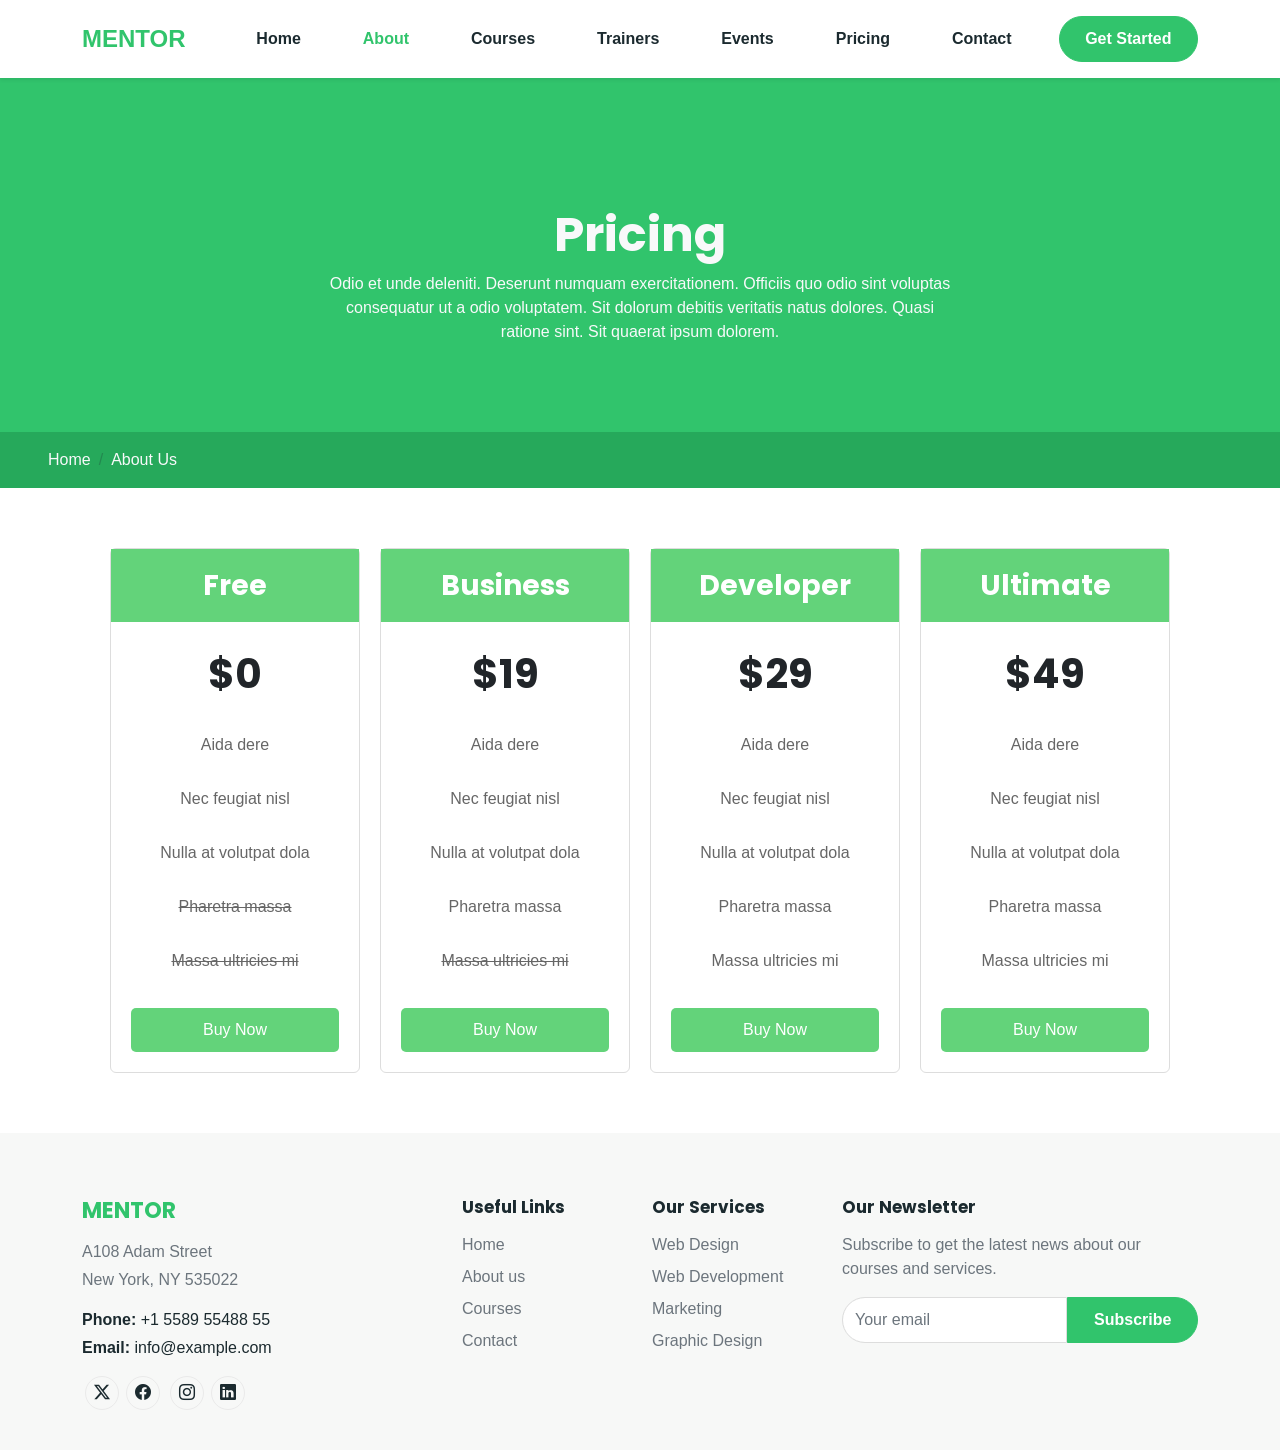
<file: pricing.html>
<!DOCTYPE html>
<html lang="en">

<head>
    <meta charset="UTF-8">
    <title>Pricing</title>
    <!-- google fonts -->
    <link href="https://fonts.googleapis.com" rel="preconnect" />
    <link href="https://fonts.gstatic.com" rel="preconnect" crossorigin />
    <link
        href="https://fonts.googleapis.com/css2?family=Poppins:wght@400;500;600;700;800&family=Open+Sans:wght@400;500;600;700&display=swap"
        rel="stylesheet" />
    <!-- bootstrap -->
    <link href="assets/vendor/bootstrap/css/bootstrap.min.css" rel="stylesheet" />
    <link rel="stylesheet" href="assets/css/bootstrap.min.css" />
    <link href="assets/vendor/bootstrap-icons/bootstrap-icons.min.css" rel="stylesheet" />
    <!-- css -->
    <link rel="stylesheet" href="assets/css/pricing.css">
    <link rel="stylesheet" href="assets/css/style.css" />
</head>
<body>
    <!-- header -->
    <header>
        <!-- navbar -->
        <nav class="navbar navbar-expand-lg bg-white sticky-top shadow-sm py-3">
            <div class="container">
                <a class="navbar-brand" href="index.html">MENTOR</a>
                <button class="navbar-toggler" type="button" data-bs-toggle="collapse" data-bs-target="#navMain">
                    <span class="navbar-toggler-icon"></span>
                </button>
                <div class="collapse navbar-collapse" id="navMain">
                    <ul class="navbar-nav ms-auto me-4 gap-lg-3">
                        <li class="nav-item">
                            <a class="nav-link" href="index.html">Home</a>
                        </li>
                        <li class="nav-item">
                            <a class="nav-link active" href="about.html">About</a>
                        </li>
                        <li class="nav-item">
                            <a class="nav-link" href="courses.html">Courses</a>
                        </li>
                        <li class="nav-item">
                            <a class="nav-link" href="trainers.html">Trainers</a>
                        </li>
                        <li class="nav-item">
                            <a class="nav-link" href="events.html">Events</a>
                        </li>
                        <li class="nav-item">
                            <a class="nav-link" href="pricing.html">Pricing</a>
                        </li>
                        <li class="nav-item">
                            <a class="nav-link" href="contact.html">Contact</a>
                        </li>
                    </ul>
                    <a href="courses.html" class="btn btn-brand">Get Started</a>
                </div>
            </div>
        </nav>
    </header>
    <!-- main -->
    <main class="position-relative">
        <!-- Pricing-section -->
        <section id="about-section">
            <div class="about-content contact-content m-auto w-50 text-light py-5" id="contact-content">
                <h3>Pricing</h3>
                <p>
                    Odio et unde deleniti. Deserunt numquam exercitationem. Officiis quo
                    odio sint voluptas consequatur ut a odio voluptatem. Sit dolorum
                    debitis veritatis natus dolores. Quasi ratione sint. Sit quaerat
                    ipsum dolorem.
                </p>
            </div>
            <div class="about bottom-0 h-10 position-absolute b-0 w-100">
                <div class="about-link d-flex m-auto px-5 py-3">
                    <a href="#" class="text-decoration-none text-light" id="link">Home</a>
                    <span class="opacity-25 mx-2" id="link">/</span>
                    <span class="text-light" id="link">About Us</span>
                </div>
            </div>
        </section>
    </main>
    <section class="pricing active">
        <div class="card">
            <h3>Free</h3>
            <h1>$0</h1>
            <p>Aida dere</p>
            <p>Nec feugiat nisl</p>
            <p>Nulla at volutpat dola</p>
            <p><del>Pharetra massa</del></p>
            <p><del>Massa ultricies mi</del></p>
            <button>Buy Now</button>
        </div>
        <div class="card active">
            <h3>Business</h3>
            <h1>$19</h1>
            <p>Aida dere</p>
            <p>Nec feugiat nisl</p>
            <p>Nulla at volutpat dola</p>
            <p>Pharetra massa</p>
            <p><del>Massa ultricies mi</del></p>
            <button>Buy Now</button>
        </div>
        <div class="card active">
            <h3>Developer</h3>
            <h1>$29</h1>
            <p>Aida dere</p>
            <p>Nec feugiat nisl</p>
            <p>Nulla at volutpat dola</p>
            <p>Pharetra massa</p>
            <p>Massa ultricies mi</p>
            <button>Buy Now</button>
        </div>
        <div class="card">
            <h3>Ultimate</h3>
            <h1>$49</h1>
            <p>Aida dere</p>
            <p>Nec feugiat nisl</p>
            <p>Nulla at volutpat dola</p>
            <p>Pharetra massa</p>
            <p>Massa ultricies mi</p>
            <button>Buy Now</button>
        </div>
    </section>
    <!-- footer -->
    <footer id="contact">
        <div class="container">
            <div class="row g-4">
                <div class="col-lg-4 col-md-6">
                    <h4 class="footer-brand">MENTOR</h4>
                    <p class="text-muted mb-1 mt-3">A108 Adam Street</p>
                    <p class="text-muted mb-3">New York, NY 535022</p>
                    <p class="mb-1"><strong>Phone:</strong> +1 5589 55488 55</p>
                    <p><strong>Email:</strong> info@example.com</p>
                    <div class="social-mini mt-3">
                        <a href="#"><i class="bi bi-twitter-x"></i></a><a href="#"><i class="bi bi-facebook"></i></a>
                        <a href="#"><i class="bi bi-instagram"></i></a><a href="#"><i class="bi bi-linkedin"></i></a>
                    </div>
                </div>
                <div class="col-lg-2 col-md-3 col-6">
                    <h4>Useful Links</h4>
                    <ul>
                        <li><a href="index.html">Home</a></li>
                        <li><a href="about.html">About us</a></li>
                        <li><a href="courses.html">Courses</a></li>
                        <li><a href="contact.html">Contact</a></li>
                    </ul>
                </div>
                <div class="col-lg-2 col-md-3 col-6">
                    <h4>Our Services</h4>
                    <ul>
                        <li><a href="#">Web Design</a></li>
                        <li><a href="#">Web Development</a></li>
                        <li><a href="#">Marketing</a></li>
                        <li><a href="#">Graphic Design</a></li>
                    </ul>
                </div>
                <div class="col-lg-4 col-md-12">
                    <h4>Our Newsletter</h4>
                    <p class="text-muted">
                        Subscribe to get the latest news about our courses and services.
                    </p>
                    <div class="d-flex newsletter-form">
                        <input type="email" class="form-control" placeholder="Your email" required />
                        <button class="btn btn-brand" type="submit">Subscribe</button>
                    </div>
                </div>
            </div>
        </div>
    </footer>
</body>

</html>
</file>
<file: assets/css/style.css>
:root {
  --green: #31c46c;
  --green-dark: #26a95b;
  --mentor-green: #5fcf80;
  --mentor-green-dark: #3ac162;
  --dark: #1b2a2f;
  --gray: #6c757d;
  --light-bg: #f7f8f7;
  --border: #eaeaea;
  --radius: 14px;
}

* {
  margin: 0;
  padding: 0;
  box-sizing: border-box;
}

body {
  font-family: "Open Sans", sans-serif;
  color: var(--dark);
}

h1,
h2,
h3,
h4,
.brand {
  font-family: "Poppins", sans-serif;
  font-weight: 700;
}

a {
  text-decoration: none;
}

/* ===== Buttons ===== */
.btn-brand {
  background: var(--green);
  border-color: var(--green);
  color: #fff;
  border-radius: 50px;
  padding: 0.6rem 1.6rem;
  font-weight: 600;
}

.btn-brand:hover {
  background: var(--green-dark);
  border-color: var(--green-dark);
  color: #fff;
}

.btn-outline-brand {
  border: 2px solid #fff;
  color: #fff;
  border-radius: 50px;
  padding: 0.55rem 1.5rem;
  font-weight: 600;
  background: transparent;
}

.btn-outline-brand:hover {
  background: #fff;
  color: var(--green);
}

/* ===== Navbar ===== */
.navbar-brand {
  color: var(--green) !important;
  font-size: 1.5rem;
  font-weight: 800;
}

.navbar .nav-link {
  color: var(--dark);
  font-weight: 600;
}

.navbar .nav-link.active,
.navbar .nav-link:hover {
  color: var(--green) !important;
}

/* ===== Hero (home only) ===== */
.hero {
  min-height: 70vh;
  display: flex;
  align-items: center;
  background:
    linear-gradient(rgba(10, 20, 15, 0.65), rgba(10, 20, 15, 0.55)),
    url("https://themewagon.github.io/Mentor/assets/img/hero-bg.jpg") center/cover no-repeat;
  color: #fff;
}

.hero h2 {
  font-size: 2.8rem;
  margin-bottom: 1rem;
}

.hero p {
  font-size: 1.1rem;
  opacity: 0.9;
  margin-bottom: 2rem;
}

/* ===== Sections ===== */
section {
  padding: 5rem 0;
}

.section-title {
  text-align: left;
  margin-bottom: 3rem;
}

.section-title h2 {
  font-size: 34px;
  font-weight: 700;
  color: #37423b;
  text-transform: uppercase;
  margin: 0;
  position: relative;
}

.section-title h2::after {
  content: "";
  display: inline-block;
  width: 120px;
  height: 2px;
  background: #5fcf80;
  margin-left: 15px;
  vertical-align: middle;
}

.section-title .eyebrow {
  color: var(--green);
  font-weight: 700;
  letter-spacing: 1px;
  text-transform: uppercase;
  font-size: 0.85rem;
  display: block;
  margin-bottom: 0.4rem;
}

/* ===== About ===== */
.rounded-img {
  border-radius: var(--radius);
  width: 100%;
  object-fit: cover;
}

.check-list {
  list-style: none;
  padding: 0;
}

.check-list li {
  display: flex;
  gap: 0.6rem;
  align-items: flex-start;
  margin-bottom: 0.8rem;
}

.check-list i {
  color: var(--green);
  margin-top: 0.25rem;
}

/* ===== Counts ===== */
.counts {
  background: var(--light-bg);
}

.stat h3 {
  color: var(--green);
  font-size: 2.6rem;
  margin-bottom: 0.2rem;
}

.stat p {
  color: var(--gray);
  margin: 0;
}

/* ===== Why us ===== */
.why-box {
  background: var(--green);
  color: #fff;
  border-radius: var(--radius);
  padding: 2.2rem;
  height: 100%;
}

.why-box .btn-outline-brand {
  margin-top: 1rem;
}

.icon-box {
  border: 1px solid var(--border);
  border-radius: var(--radius);
  padding: 1.8rem 1.2rem;
  text-align: center;
  height: 100%;
  transition:
    box-shadow 0.2s,
    transform 0.2s;
}

.icon-box:hover {
  box-shadow: 0 10px 25px rgba(0, 0, 0, 0.07);
  transform: translateY(-4px);
}

.icon-box i {
  font-size: 2.2rem;
  color: var(--green);
  margin-bottom: 0.7rem;
  display: block;
}

/* ===== Feature items ===== */
.feature-item {
  border: 1px solid var(--border);
  border-radius: 12px;
  padding: 1.2rem 1rem;
  display: flex;
  align-items: center;
  gap: 0.8rem;
  transition:
    box-shadow 0.2s,
    transform 0.2s;
  height: 100%;
}

.feature-item:hover {
  box-shadow: 0 8px 20px rgba(0, 0, 0, 0.06);
  transform: translateY(-3px);
}

.feature-item i {
  font-size: 1.6rem;
}

.feature-item h3 {
  font-size: 1rem;
  font-weight: 600;
  margin: 0;
}

/* ===== Cards (courses / pricing / events) ===== */
.card-custom {
  border: 1px solid var(--border);
  border-radius: var(--radius);
  overflow: hidden;
  height: 100%;
  transition:
    box-shadow 0.2s,
    transform 0.2s;
}

.card-custom:hover {
  box-shadow: 0 12px 28px rgba(0, 0, 0, 0.08);
  transform: translateY(-4px);
}

.card-custom img {
  width: 100%;
  height: 190px;
  object-fit: cover;
}

.card-body-custom {
  padding: 0.5px;
}

.badge-cat {
  background: rgba(47, 167, 94, 0.12);
  color: var(--green);
  font-weight: 600;
  padding: 0.35rem 0.7rem;
  border-radius: 50px;
  font-size: 0.8rem;
}

.price {
  color: var(--green);
  font-weight: 700;
}

.course-desc {
  color: var(--gray);
  font-size: 0.9rem;
}

.trainer-row {
  border-top: 1px solid var(--border);
  margin-top: 1rem;
  padding-top: 1rem;
  display: flex;
  align-items: center;
  justify-content: space-between;
}

.trainer-row img {
  width: 32px;
  height: 32px;
  border-radius: 50%;
  object-fit: cover;
}

.trainer-meta {
  color: var(--gray);
  font-size: 0.85rem;
}

/* ===== Trainer cards ===== */
.trainer-card {
  border-radius: var(--radius);
  overflow: hidden;
  text-align: center;
  border: 1px solid var(--border);
  height: 100%;
}

.trainer-card img {
  width: 100%;
  height: 280px;
  object-fit: cover;
}

.trainer-card .body {
  padding: 1.3rem;
}

.trainer-card span {
  color: var(--green);
  font-weight: 600;
  font-size: 0.9rem;
}

.trainer-card p {
  color: var(--gray);
  font-size: 0.9rem;
  margin: 0.7rem 0;
}

.social-mini a {
  width: 34px;
  height: 34px;
  border-radius: 50%;
  border: 1px solid var(--border);
  display: inline-flex;
  align-items: center;
  justify-content: center;
  margin: 0 0.2rem;
  color: var(--dark);
  transition: all 0.2s;
}

.social-mini a:hover {
  background: var(--green);
  color: #fff;
  border-color: var(--green);
}

/* ===== Footer ===== */
footer {
  background: var(--light-bg);
  padding-top: 4rem;
}

footer h4 {
  font-size: 1.05rem;
  margin-bottom: 1rem;
}

footer ul {
  list-style: none;
  padding: 0;
  margin: 0;
}

footer ul li {
  margin-bottom: 0.5rem;
}

footer ul li a {
  color: var(--gray);
}

footer ul li a:hover {
  color: var(--green);
}

.footer-brand {
  color: var(--green);
  font-size: 1.4rem;
}

.footer-bottom {
  background: #eef1ef;
  padding: 1.2rem 0;
  margin-top: 3rem;
  text-align: center;
  color: var(--gray);
  font-size: 0.9rem;
}

.newsletter-form input {
  border-radius: 50px 0 0 50px;
  border: 1px solid #ddd;
}

.newsletter-form button {
  border-radius: 0 50px 50px 0;
}



/* ################################################################################################################################ */
/* about page */

#about-section {
  background-color: var(--green);
}

.about-content {
  text-align: center;
}

.about-content h3 {
  font-size: 3rem;
}

.about {
  background-color: var(--green-dark);
}

#link {
  height: max-content;
}

.about-link.d-flex.m-auto.px-5 {
  align-items: center;
}

.counts {
  padding: 2rem;
  flex-wrap: wrap;
  align-items: center;
  background-color: rgba(76, 71, 71, 0.138) !important;
}

.carousel-inner {
  height: 62vh !important;
}

.choose-card {
  transition: .3s ease;
  border-radius: 15px;
}
.choose-card:hover {
  transform: translateY(-8px);
  box-shadow: 0 15px 30px rgba(0, 0, 0, .15) !important;
  background-color: var(--green) !important;
  color: white !important;
  cursor: pointer;
}



.sticky-section{
    height: 45vh;
    background: url("../img/ChatGPT\ Image\ Jul\ 29\,\ 2026\,\ 02_42_08\ AM.png") center/cover no-repeat;
    background-attachment: fixed;
    display: flex;
    align-items: center;
}

.overlay{
    width: 100%;
    background: rgba(0,0,0,.45);
    padding: 100px 0;
}

.choose-card i {
  transition: .3s;
}

.why-section{
    background: rgba(229, 235, 230, 0.39);
    box-shadow: 0px 0px 20px rgb(122, 122, 122);
    border-radius: 25px;
    padding: 100px 50px;
}

.choose-card:hover i {
  transform: scale(1.2);
}
.container .card{
  cursor: pointer;
  transition-duration: 0.8s;
}
.container .card:hover{
  transform: translateY(-10px);
  box-shadow: 0 15px 30px rgba(0, 0, 0, .15) !important;
}
@media (max-width: 768px) {
  .carousel-item {
    height: 100%;
  }

  .carousel-inner {
    height: 50vh !important;
  }
  .why-section{
    width: 94%;
  }
}



/* ########################################################################################################################### */
/* courses page */
.text-mentor {
  color: var(--mentor-green) !important;
}

.bg-mentor {
  background-color: var(--mentor-green) !important;
}

.bg-mentor-dark {
  background-color: var(--mentor-green-dark) !important;
}

.btn-mentor {
  background-color: var(--mentor-green);
  color: #fff;
  border: none;
  transition: all 0.3s ease;
}

.btn-mentor:hover {
  background-color: var(--mentor-green-dark);
  color: #fff;
}

.navbar-nav .nav-link {
  transition: color 0.2s ease-in-out;
}

.navbar-nav .nav-link:hover {
  color: var(--mentor-green) !important;
}

.footer-links a {
  transition: color 0.2s ease-in-out;
}

.footer-links a:hover {
  color: var(--mentor-green) !important;
}

.course-card {
  transition:transform 0.3s ease,box-shadow 0.3s ease;
  overflow: hidden;
}

.course-card:hover {
  transform: translateY(-5px);
  box-shadow: 0 10px 20px rgba(0, 0, 0, 0.1) !important;
}

.course-card .card-img-top {
  transition: transform 0.5s ease;
}

.course-card:hover .card-img-top {
  transform: scale(1.08);
}

.course-title-link {
  transition: color 0.2s ease;
}

.course-card:hover .course-title-link {
  color: var(--mentor-green) !important;
}

.social-btn {
  width: 38px;
  height: 38px;
  display: inline-flex;
  align-items: center;
  justify-content: center;
  border-radius: 50%;
  border: 1px solid #e0e0e0;
  color: #777;
  transition: all 0.3s ease;
  text-decoration: none;
}

.social-btn:hover {
  background-color: var(--mentor-green);
  color: #fff;
  border-color: var(--mentor-green);
}



/* Custom Carousel Controls Styling */
.carousel-control-prev-icon,
.carousel-control-next-icon {
  background-color: var(--mentor-green);
  border-radius: 50%;
  background-size: 50% 50%;
  padding: 20px;
}

.carousel-indicators [data-bs-target] {
  background-color: var(--mentor-green);
  width: 12px;
  height: 12px;
  border-radius: 50%;
  margin: 0 4px;
}

.carousel-indicators {
  bottom: -50px;
}

/* ################################################################################################################################ */
/* contact page */
#contact-section {
  background-color: var(--green);
}

.contact {
  background-color: var(--green-dark);
}

.contact-content {
  text-align: center;
}

.contact-content h3 {
  font-size: 3rem;
}

textarea.w-100 {
  padding: 20px;
  border-color: rgba(0, 0, 0, 0.285);
  border-radius: 10px;
}

.btn-primary {
  background-color: var(--green-dark);
  border-radius: 30px;
  padding: 18px;
  border: none;
}

input,
textarea {
  transition: background-color 0.8s ease !important;
}

.carousel-indicators {
  bottom: 0;
}

input:focus {
  background-color: rgb(56, 52, 52) !important;
  color: white !important;
}

textarea:focus {
  background-color: rgb(56, 52, 52) !important;
  color: white !important;
}

.btn-primary:hover {
  background-color: var(--green);
}

#form-section {
  background-color: #f8f9fa;
  padding: 80px 0;
}

#form-section form:focus-within {
  box-shadow: 0 0 100px rgba(37, 177, 112, 0.4);
}

#form-section form {
  transition-duration: 0.8s;
  background-color: white;
  padding: 40px;
  border-radius: 15px;
  width: 70%;
  box-shadow: 0 10px 30px rgba(0, 0, 0, 0.08);
}

@media (max-width: 768px) {
  #form-section form {
    width: 95%;
  }

  #contact-content {
    width: 95% !important;
    margin: 0 1rem !important;
    padding: 0 !important;
    text-align: start;
    height: max-content !important;
  }

  #contact-content h3 {
    font-size: 2rem;
  }

  #contact-content p {
    font-size: 0.8rem;
    opacity: 0.8;
  }

}
</file>
<file: assets/css/events.css>
:root {
  --green: #2fa75e;
  --green-dark: #1f8a49;
  --dark: #1b2a2f;
  --gray: #6c757d;
  --light-bg: #f7f8f7;
  --border: #eaeaea;
  --radius: 14px;
}
body {
  font-family: "Open Sans", sans-serif;
  color: var(--dark);
}
h1,
h2,
h3,
h4,
.brand {
  font-family: "Poppins", sans-serif;
  font-weight: 700;
}
a {
  text-decoration: none;
}

.btn-brand {
  background: var(--green);
  border-color: var(--green);
  color: #fff;
  border-radius: 50px;
  padding: 0.6rem 1.6rem;
  font-weight: 600;
}
.btn-brand:hover {
  background: var(--green-dark);
  border-color: var(--green-dark);
  color: #fff;
}

.navbar-brand {
  color: var(--green) !important;
  font-size: 1.5rem;
  font-weight: 800;
}
.navbar .nav-link {
  color: var(--dark);
  font-weight: 600;
}
.navbar .nav-link.active,
.navbar .nav-link:hover {
  color: var(--green) !important;
}

section {
  padding: 5rem 0;
}

footer {
  background: var(--light-bg);
  padding-top: 4rem;
}
footer h4 {
  font-size: 1.05rem;
  margin-bottom: 1rem;
}
footer ul {
  list-style: none;
  padding: 0;
  margin: 0;
}
footer ul li {
  margin-bottom: 0.5rem;
}
footer ul li a {
  color: var(--gray);
}
footer ul li a:hover {
  color: var(--green);
}
.footer-brand {
  color: var(--green);
  font-size: 1.4rem;
}
.footer-bottom {
  background: #eef1ef;
  padding: 1.2rem 0;
  margin-top: 3rem;
  text-align: center;
  color: var(--gray);
  font-size: 0.9rem;
}
.newsletter-form input {
  border-radius: 50px 0 0 50px;
  border: 1px solid #ddd;
}
.newsletter-form button {
  border-radius: 0 50px 50px 0;
}
.social-mini a {
  width: 34px;
  height: 34px;
  border-radius: 50%;
  border: 1px solid var(--border);
  display: inline-flex;
  align-items: center;
  justify-content: center;
  margin: 0 0.2rem;
  color: var(--dark);
  transition: all 0.2s;
}
.social-mini a:hover {
  background: var(--green);
  color: #fff;
  border-color: var(--green);
}

/* ===== Big green page header ===== */
.page-header-green {
  background: var(--green);
  color: #fff;
  text-align: center;
  padding: 4.5rem 0 3rem;
}
.page-header-green h1 {
  font-size: 2.4rem;
  margin-bottom: 1rem;
}
.page-header-green p {
  max-width: 700px;
  margin: 0 auto;
  opacity: 0.95;
  line-height: 1.8;
}

/* ===== Breadcrumb strip ===== */
.breadcrumb-strip {
  background: var(--green-dark);
  padding: 0.9rem 0;
}
.breadcrumb-strip a {
  color: rgba(255, 255, 255, 0.85);
  font-weight: 600;
}
.breadcrumb-strip a:hover {
  color: #fff;
}
.breadcrumb-strip .sep {
  color: rgba(255, 255, 255, 0.6);
  margin: 0 0.4rem;
}
.breadcrumb-strip .current {
  color: #fff;
  font-weight: 600;
}

/* ===== Events grid ===== */
.event-block {
  margin-bottom: 2rem;
    transition: transform 0.3s ease;
}
.event-block:hover {
  transform: translateY(-8px);
}
.event-photo {
  width: 100%;
  height: 320px;
  object-fit: cover;
  border-radius: var(--radius) var(--radius) 0 0;
  display: block;
  
}
.event-content {
  background: #fff;
  margin: -70px 24px 0;
  position: relative;
  padding: 1.8rem;
  border-radius: 8px;
  box-shadow: 0 10px 30px rgba(0, 0, 0, 0.08);
  transition: box-shadow 0.3s ease;

}


.event-content h3 {
  font-size: 1.3rem;
  margin-bottom: 0.6rem;
}
.event-content .event-date-line {
  font-style: italic;
  color: var(--gray);
  margin-bottom: 1rem;
  display: block;
}
.event-content p {
  color: var(--gray);
  margin: 0;
}
</file>
<file: assets/css/pricing.css>
*{
    margin:0;
    padding:0;
    box-sizing:border-box;
    font-family:Arial;
}

nav{
    display:flex;
    justify-content:space-between;
    align-items:center;
    padding:20px 70px;
}

nav h2{
    color:#4CAF50;
}

nav ul{
    display:flex;
    list-style:none;
}

nav ul li{
    margin:0 15px;
}

nav ul li a{
    text-decoration:none;
    color:black;
}

nav button{
    padding:10px 20px;
    border:none;
    background:#4CAF50;
    color:white;
    border-radius:20px;
}

.header{
    background:#63d37a;
    color:white;
    text-align:center;
    padding:80px;
}

.header p{
    width:500px;
    margin:20px auto;
}

.pricing{
    display:flex;
    justify-content:center;
    gap:20px;
    padding:60px;
    flex-wrap: wrap;
}

.card{
    width:250px;
    border:1px solid #ddd;
    text-align:center;
}

.card h3{
    background:#f1f1f1;
    padding:20px;
}

.active h3{
    background:#63d37a;
    color:white;
}

.card h1{
    margin:20px;
}

.card p{
    margin:15px;
    color:#666;
}

.card button{
    margin:20px;
    padding:10px 25px;
    border:none;
    background:#63d37a;
    color:white;
    border-radius:5px;
}

footer{
    display: flex;
    justify-content: space-around;
    background: #f5f5f5;
    padding: 40px;
}

.footer-box h2{
    margin-bottom: 15px;
}

.footer-box p{
    margin: 8px 0;
    color: gray;
}

.copy{
    background: #eee;
    text-align: center;
    padding: 15px;
}

@media (max-width: 768px) {
  .pricing .card{
    width: 90%;
  }
}
</file>
